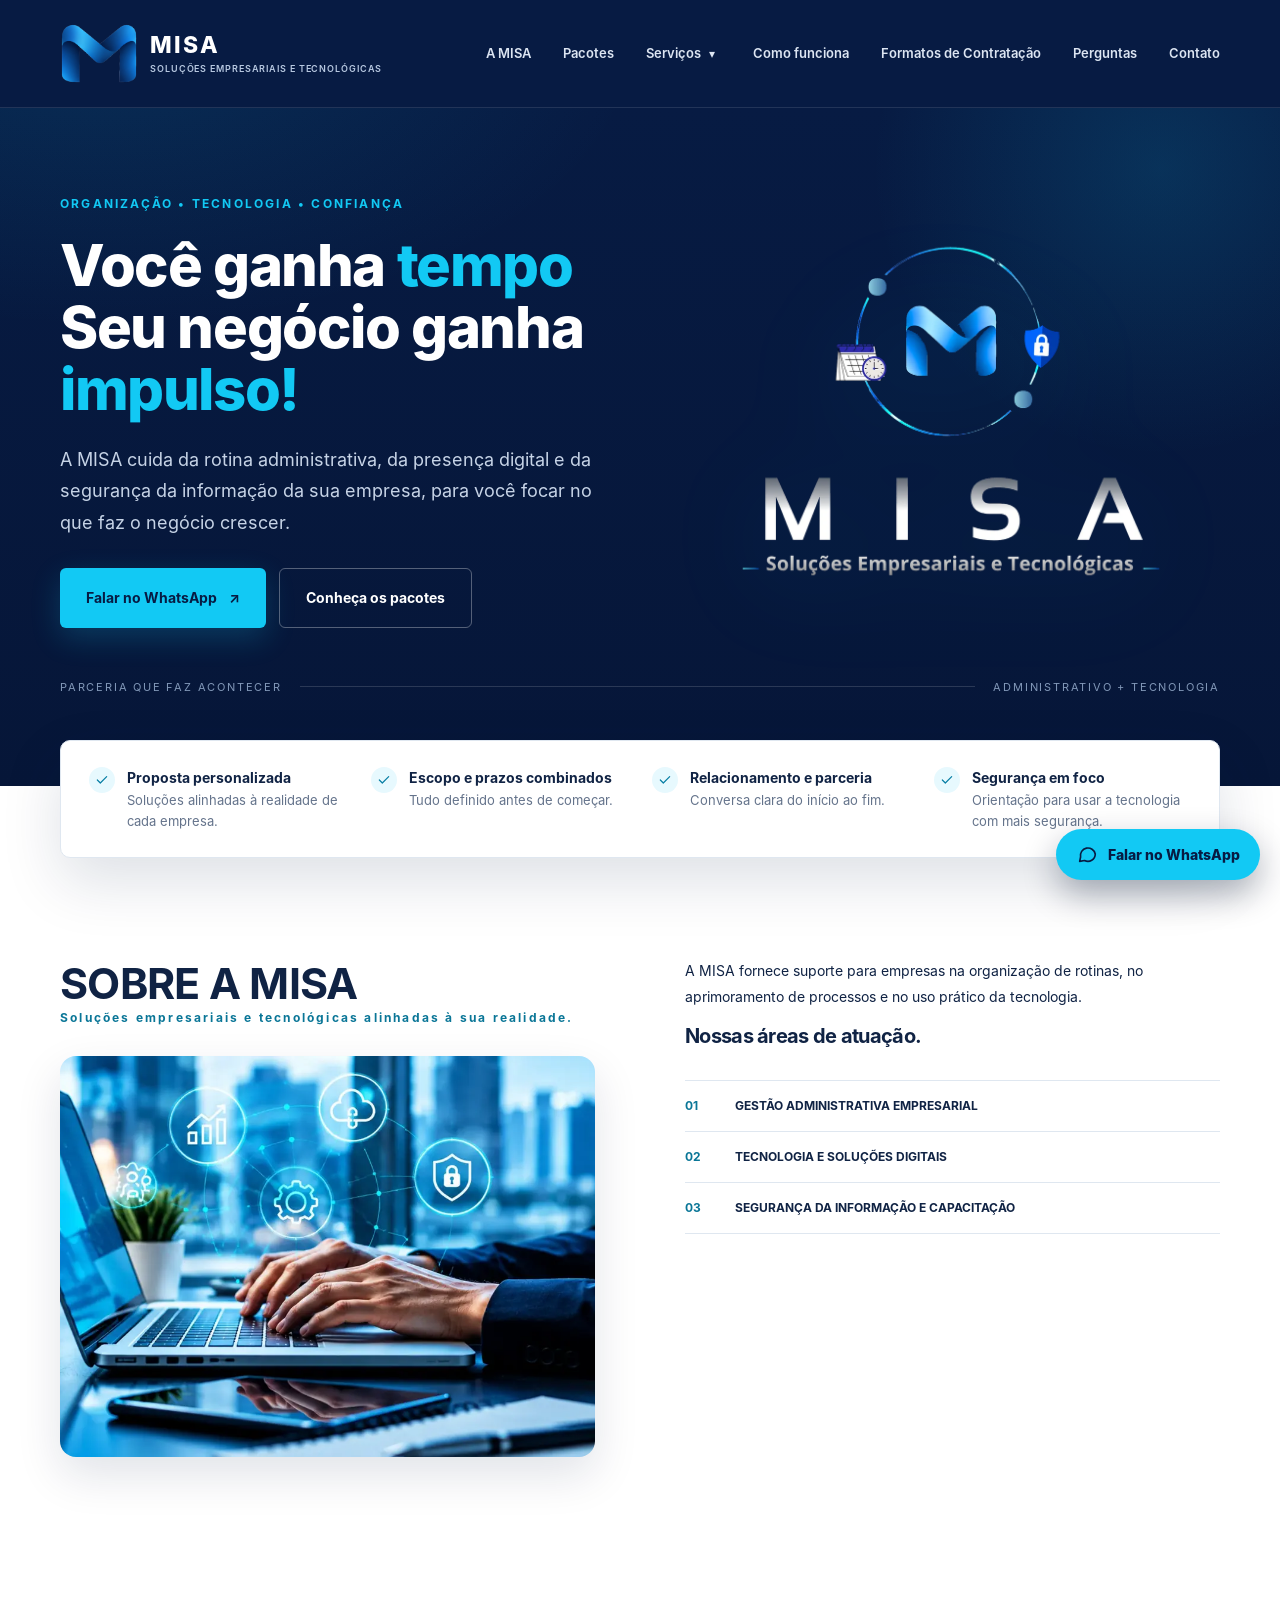
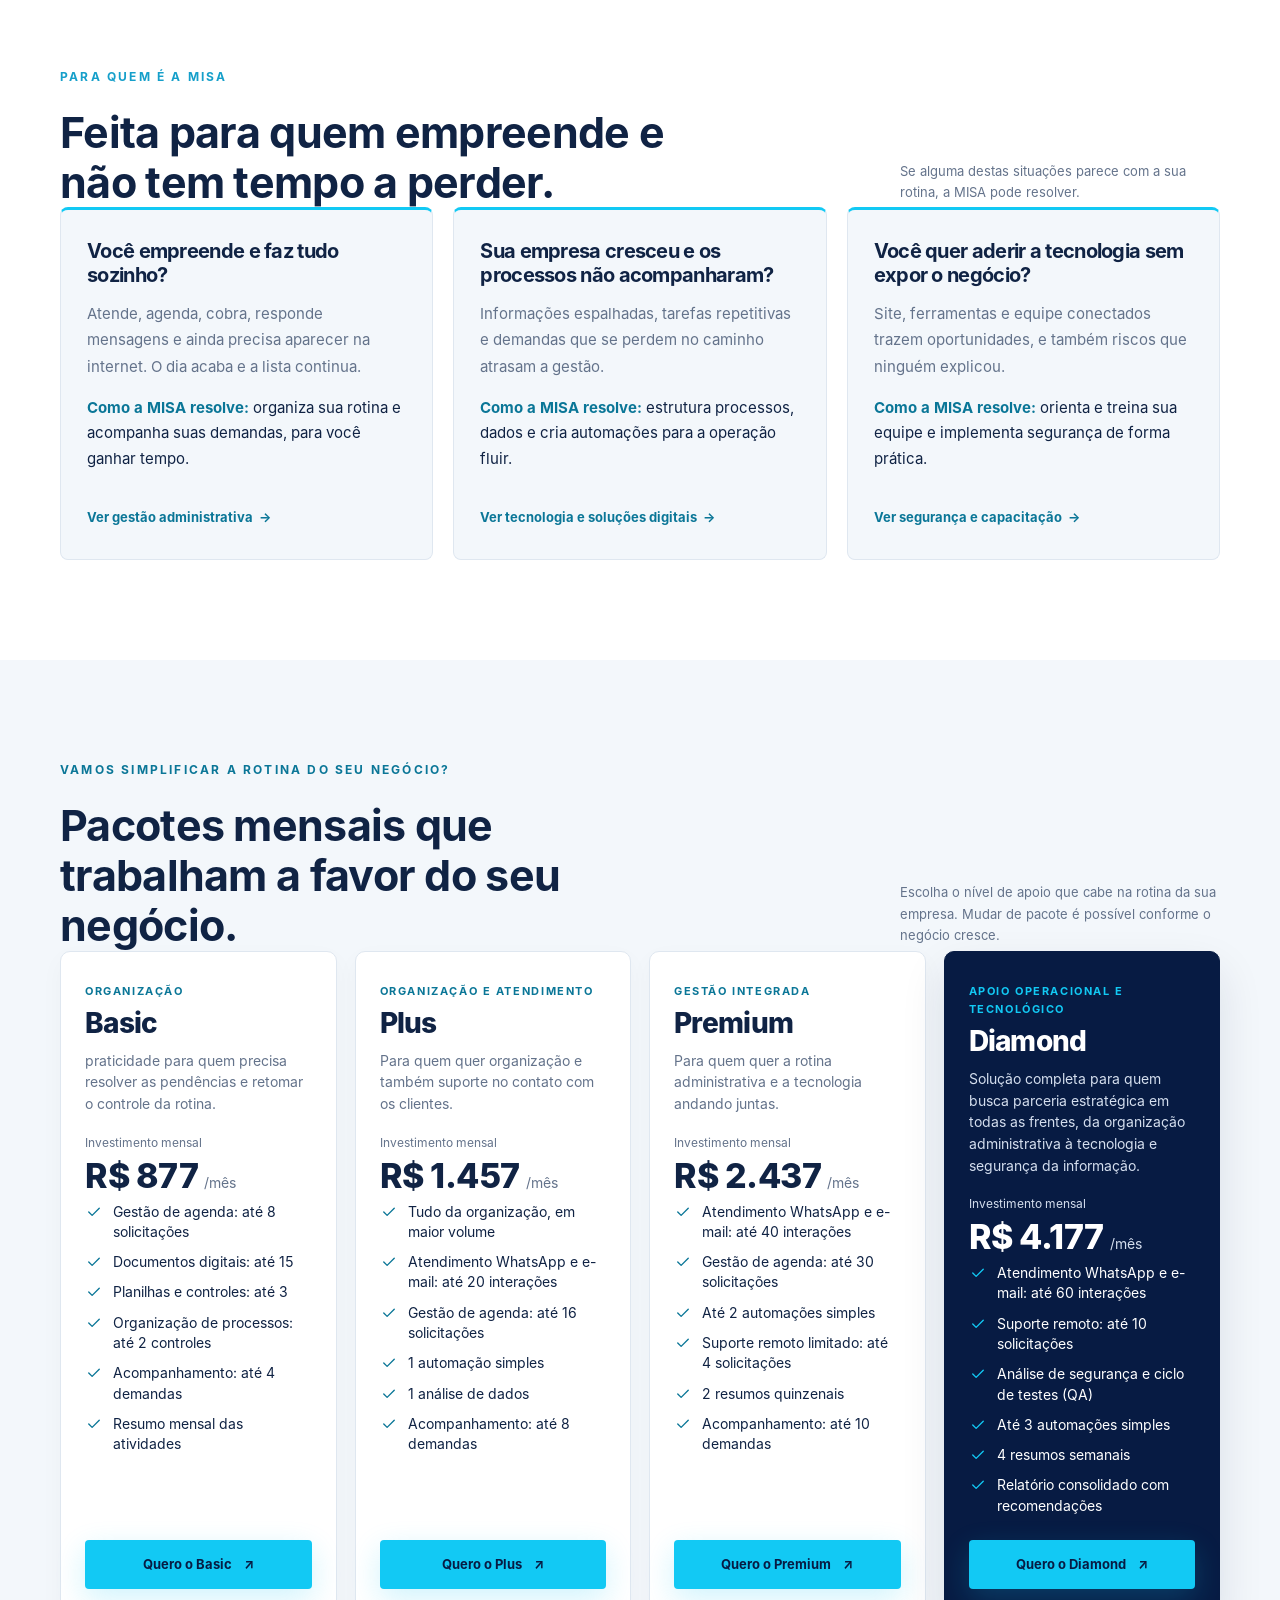
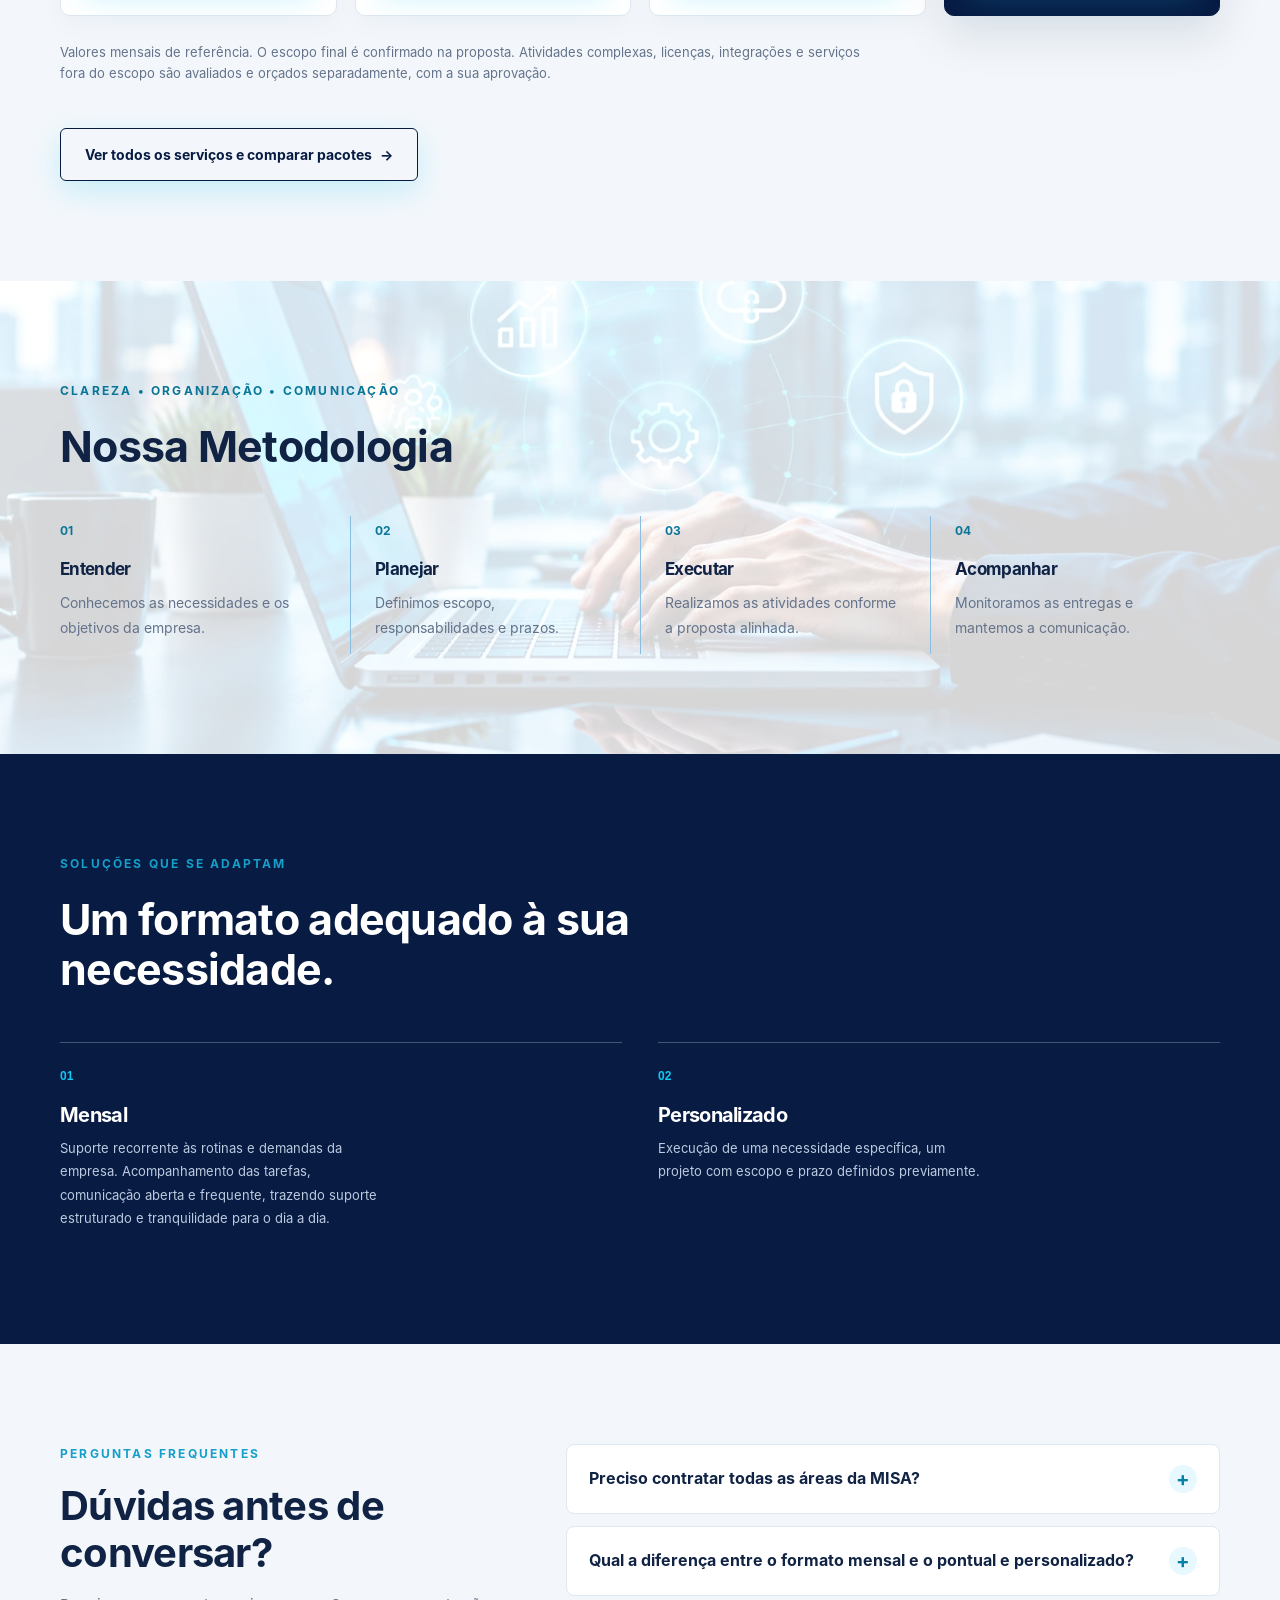
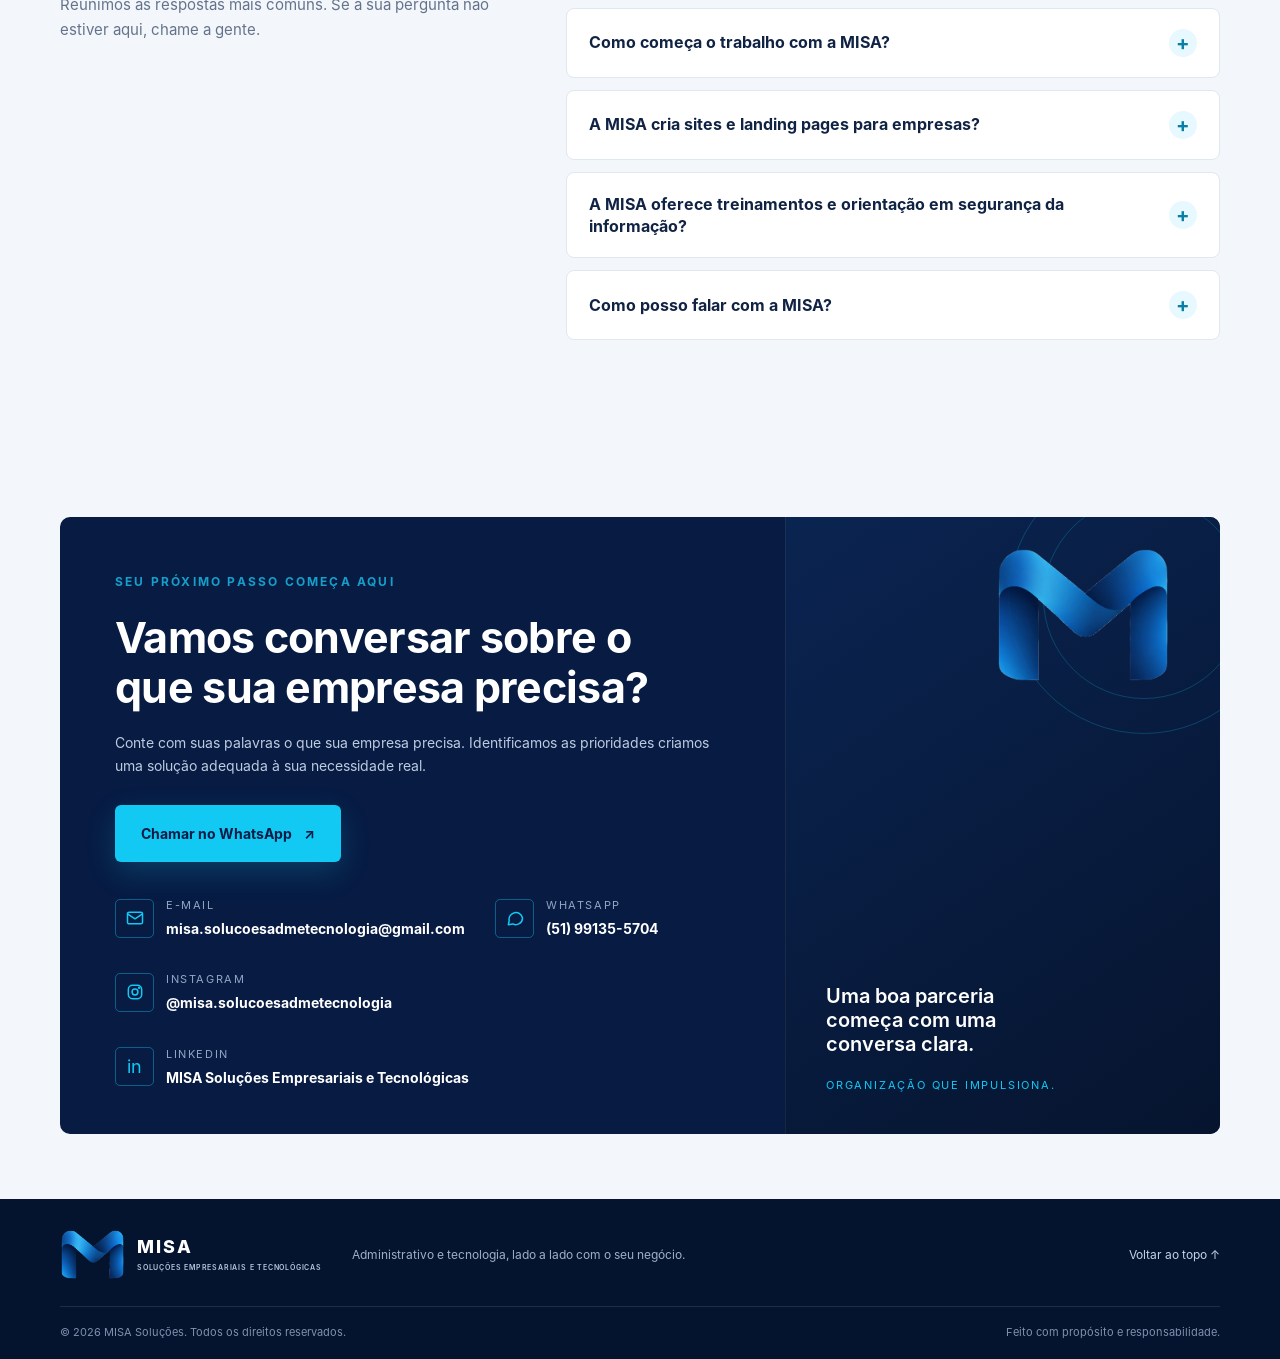
<file: index.html>
<!doctype html>
<html lang="pt-br">
<head>
  <meta charset="utf-8">
  <meta name="google" content="notranslate">
  <meta name="viewport" content="width=device-width, initial-scale=1">
  <meta name="theme-color" content="#071B43">
  <title>MISA | Soluções Empresariais e Tecnológicas</title>
  <meta name="description" content="A MISA cuida da gestão administrativa, da tecnologia e da segurança da informação da sua empresa. Proposta personalizada. Fale no WhatsApp.">
  <meta name="robots" content="index, follow, max-image-preview:large">
  <meta name="referrer" content="strict-origin-when-cross-origin">
  <meta property="og:type" content="website">
  <meta property="og:locale" content="pt_br">
  <meta property="og:site_name" content="MISA Soluções">
  <meta property="og:title" content="MISA Soluções | Gestão, Tecnologia e Segurança para Empresas">
  <meta property="og:description" content="A MISA cuida da gestão administrativa, da tecnologia e da segurança da informação da sua empresa. Proposta personalizada. Fale no WhatsApp.">
  <meta name="twitter:card" content="summary">
  <!-- CSP inicial para pré-visualização local; configure os mesmos controles (incluindo frame-ancestors) como cabeçalhos HTTP na hospedagem. -->
  <meta http-equiv="Content-Security-Policy" content="default-src 'self'; base-uri 'self'; object-src 'none'; form-action 'none'; upgrade-insecure-requests; img-src 'self'; style-src 'self'; script-src 'self'; connect-src 'self';">
  <link rel="icon" type="image/png" href="img/M-cortado.png">
  <link rel="preload" href="fonts/inter-400.woff2" as="font" type="font/woff2" crossorigin>
  <link rel="preload" href="fonts/inter-800.woff2" as="font" type="font/woff2" crossorigin>
  <link rel="stylesheet" href="styles.css">
  <script src="script.js" defer></script>
  <script type="application/ld+json">
{
  "@context": "https://schema.org",
  "@type": "ProfessionalService",
  "name": "MISA Soluções Empresariais e Tecnológicas",
  "alternateName": "MISA Soluções",
  "description": "Gestão administrativa empresarial, tecnologia e soluções digitais, segurança da informação e capacitação para empresas.",
  "email": "misa.solucoesadmetecnologia@gmail.com",
  "telephone": "+5551991355704",
  "availableLanguage": "pt-br",
  "sameAs": [
    "https://www.instagram.com/misa.solucoesadmetecnologia/",
    "https://www.linkedin.com/in/misa-solu%C3%A7%C3%B5es-empresariais-e-tecnol%C3%B3gicas"
  ],
  "hasOfferCatalog": {
    "@type": "OfferCatalog",
    "name": "Pacotes mensais da MISA",
    "itemListElement": [
      {
        "@type": "Offer",
        "identifier": "basic",
        "name": "Pacote Basic - Organização",
        "description": "praticidade para quem precisa resolver as pendências e retomar o controle da rotina.",
        "itemOffered": {
          "@type": "Service",
          "name": "Pacote Basic",
          "description": "Gestão de agenda: até 8 solicitações; Documentos digitais: até 15; Planilhas e controles: até 3; Organização de processos: até 2 controles; Acompanhamento: até 4 demandas; Resumo mensal das atividades"
        }
      },
      {
        "@type": "Offer",
        "identifier": "plus",
        "name": "Pacote Plus - Organização e atendimento",
        "description": "Para quem quer organização e também suporte no contato com os clientes.",
        "itemOffered": {
          "@type": "Service",
          "name": "Pacote Plus",
          "description": "Tudo da organização, em maior volume; Atendimento WhatsApp e e-mail: até 20 interações; Gestão de agenda: até 16 solicitações; 1 automação simples; 1 análise de dados; Acompanhamento: até 8 demandas"
        }
      },
      {
        "@type": "Offer",
        "identifier": "premium",
        "name": "Pacote Premium - Gestão integrada",
        "description": "Para quem quer a rotina administrativa e a tecnologia andando juntas.",
        "itemOffered": {
          "@type": "Service",
          "name": "Pacote Premium",
          "description": "Atendimento WhatsApp e e-mail: até 40 interações; Gestão de agenda: até 30 solicitações; Até 2 automações simples; Suporte remoto limitado: até 4 solicitações; 2 resumos quinzenais; Acompanhamento: até 10 demandas"
        }
      },
      {
        "@type": "Offer",
        "identifier": "diamond",
        "name": "Pacote Diamond - Apoio operacional e tecnológico",
        "description": "Solução completa para quem busca parceria estratégica em todas as frentes, da organização administrativa à tecnologia e segurança da informação.",
        "itemOffered": {
          "@type": "Service",
          "name": "Pacote Diamond",
          "description": "Atendimento WhatsApp e e-mail: até 60 interações; Suporte remoto: até 10 solicitações; Análise de segurança e ciclo de testes (QA); Até 3 automações simples; 4 resumos semanais; Relatório consolidado com recomendações"
        }
      }
    ]
  }
}
  </script>
  <script type="application/ld+json">
{
  "@context": "https://schema.org",
  "@type": "FAQPage",
  "mainEntity": [
    {
      "@type": "Question",
      "name": "Preciso contratar todas as áreas da MISA?",
      "acceptedAnswer": {
        "@type": "Answer",
        "text": "Não. Você contrata o que faz sentido para o momento da sua empresa: gestão administrativa e tecnologia. Cada serviço é combinado conforme a sua necessidade e o escopo definido."
      }
    },
    {
      "@type": "Question",
      "name": "Qual a diferença entre o formato mensal e o pontual e personalizado?",
      "acceptedAnswer": {
        "@type": "Answer",
        "text": "O formato mensal é um suporte recorrente às rotinas e demandas da empresa, com acompanhamento das tarefas e comunicação aberta e frequente. O formato pontual e personalizado atende uma necessidade específica ou um projeto, com escopo e prazo definidos previamente."
      }
    },
    {
      "@type": "Question",
      "name": "Como começa o trabalho com a MISA?",
      "acceptedAnswer": {
        "@type": "Answer",
        "text": "Com uma conversa para entender os desafios e os objetivos da sua empresa. Em seguida definimos escopo, responsabilidades e prazos, realizamos as atividades conforme a proposta alinhada e acompanhamos as entregas."
      }
    },
    {
      "@type": "Question",
      "name": "A MISA cria sites e landing pages para empresas?",
      "acceptedAnswer": {
        "@type": "Answer",
        "text": "Sim. A criação de sites e landing pages faz parte da área de tecnologia e soluções digitais, junto com análise e gestão de dados, suporte a demandas tecnológicas e automação de tarefas."
      }
    },
    {
      "@type": "Question",
      "name": "A MISA oferece treinamentos e orientação em segurança da informação?",
      "acceptedAnswer": {
        "@type": "Answer",
        "text": "Sim. A área de segurança da informação e capacitação inclui treinamentos, orientação para o uso mais seguro da tecnologia, análise de cibersegurança e implementação de segurança."
      }
    },
    {
      "@type": "Question",
      "name": "Como posso falar com a MISA?",
      "acceptedAnswer": {
        "@type": "Answer",
        "text": "Pelo WhatsApp (51) 99135-5704, pelo e-mail misa.solucoesadmetecnologia@gmail.com, pelo Instagram @misa.solucoesadmetecnologia ou pelo LinkedIn. O caminho mais rápido é o WhatsApp."
      }
    }
  ]
}
  </script>
</head>
<body>
  <a class="skip-link" href="#conteudo">Pular para o conteúdo</a>
  <header class="site-header">
    <div class="container nav-wrap">
      <a class="brand" href="#inicio" aria-label="MISA Soluções - início">
        <img class="brand-symbol" src="img/M-cortado.png" alt="" width="891" height="702">
        <span class="brand-name">MISA <small>SOLUÇÕES EMPRESARIAIS E TECNOLÓGICAS</small></span>
      </a>
      <button class="menu-toggle" type="button" aria-expanded="false" aria-controls="nav-principal">
        <span class="sr-only">Abrir menu</span><span aria-hidden="true">☰</span>
      </button>
      <nav id="nav-principal" class="nav" aria-label="Navegação principal">
        <a href="#sobre">A MISA</a>
        <a href="#servicos">Pacotes</a>
        <div class="nav-item has-sub">
          <a href="servicos.html#servicos">Serviços</a>
          <button class="sub-toggle" type="button" aria-expanded="false" aria-controls="submenu-servicos"><span class="sr-only">Abrir submenu de serviços</span><span aria-hidden="true">▾</span></button>
          <ul class="submenu" id="submenu-servicos">
            <li><a href="servicos.html#servicos">Todos os serviços</a></li>
            <li><a href="servicos.html#gestao">Gestão administrativa</a></li>
            <li><a href="servicos.html#tecnologia">Tecnologia e soluções digitais</a></li>
            <li><a href="servicos.html#seguranca">Segurança e capacitação</a></li>
            <li><a href="servicos.html#pacotes">Comparar pacotes</a></li>
            <li><a href="servicos.html#avulsos">Serviços avulsos</a></li>
          </ul>
        </div>
        <a href="#processo">Como funciona</a>
        <a href="#formatos-de-contratacao">Formatos de Contratação</a>
        <a href="#perguntas">Perguntas</a>
        <a href="#contato">Contato</a>
      </nav>
    </div>
  </header>

  <main id="conteudo">
    <section class="hero section" id="inicio">
      <div class="hero-glow" aria-hidden="true"></div>
      <div class="container hero-grid">
        <div class="hero-copy">
          <p class="eyebrow">ORGANIZAÇÃO • TECNOLOGIA • CONFIANÇA</p>
          <h1>Você ganha <span>tempo</span><br>Seu negócio ganha <span>impulso!</span></h1>
          <p class="hero-lead">A MISA cuida da rotina administrativa, da presença digital e da segurança da informação da sua empresa, para você focar no que faz o negócio crescer.</p>
          <div class="hero-actions">
            <a class="button button-primary button-lg" href="https://wa.me/5551991355704?text=Ol%C3%A1%21%20Vim%20pelo%20site%20da%20MISA%20e%20gostaria%20de%20conversar%20sobre%20as%20necessidades%20da%20minha%20empresa." target="_blank" rel="noopener noreferrer">Falar no WhatsApp <span aria-hidden="true">↗</span> <span class="sr-only">(abre em nova aba)</span></a>
            <a class="button button-ghost button-lg" href="#servicos">Conheça os pacotes</a>
          </div>
        </div>
        <div class="hero-visual"><img class="hero-logo" src="img/logo-hero.webp" alt="MISA Soluções Empresariais e Tecnológicas" width="900" height="719" fetchpriority="high"></div>
      </div>
      <div class="container hero-footer"><span>PARCERIA QUE FAZ ACONTECER</span><span class="footer-rule"></span><span>ADMINISTRATIVO + TECNOLOGIA</span></div>
    </section>

    <div class="container">
      <ul class="trust-strip" aria-label="Diferenciais da MISA">
        <li><svg viewBox="0 0 24 24" fill="none" stroke="currentColor" stroke-width="1.8" stroke-linecap="round" stroke-linejoin="round" aria-hidden="true" focusable="false"><path d="M5 12l4.5 4.5L19 7"/></svg><span><b>Proposta personalizada</b>Soluções alinhadas à realidade de cada empresa.</span></li>
        <li><svg viewBox="0 0 24 24" fill="none" stroke="currentColor" stroke-width="1.8" stroke-linecap="round" stroke-linejoin="round" aria-hidden="true" focusable="false"><path d="M5 12l4.5 4.5L19 7"/></svg><span><b>Escopo e prazos combinados</b>Tudo definido antes de começar.</span></li>
        <li><svg viewBox="0 0 24 24" fill="none" stroke="currentColor" stroke-width="1.8" stroke-linecap="round" stroke-linejoin="round" aria-hidden="true" focusable="false"><path d="M5 12l4.5 4.5L19 7"/></svg><span><b>Relacionamento e parceria</b>Conversa clara do início ao fim.</span></li>
        <li><svg viewBox="0 0 24 24" fill="none" stroke="currentColor" stroke-width="1.8" stroke-linecap="round" stroke-linejoin="round" aria-hidden="true" focusable="false"><path d="M5 12l4.5 4.5L19 7"/></svg><span><b>Segurança em foco</b>Orientação para usar a tecnologia com mais segurança.</span></li>
      </ul>
    </div>

    <section class="section about" id="sobre">
      <div class="container two-col">
        <div>
          <h2>SOBRE A MISA</h2>
          <p class="eyebrow">Soluções empresariais e tecnológicas alinhadas à sua realidade.</p>
          <div class="about-visual" aria-hidden="true"></div>
        </div>
        <div class="about-text">
          <p>A MISA fornece suporte para empresas na organização de rotinas, no aprimoramento de processos e no uso prático da tecnologia.</p>
          <h3 class="about-service-heading">Nossas áreas de atuação.</h3>
          <div class="value-list">
            <div class="about-service"><span>01</span><b>GESTÃO ADMINISTRATIVA EMPRESARIAL</b></div>
            <div class="about-service"><span>02</span><b>TECNOLOGIA E SOLUÇÕES DIGITAIS</b></div>
            <div class="about-service"><span>03</span><b>SEGURANÇA DA INFORMAÇÃO E CAPACITAÇÃO</b></div>
          </div>
        </div>
      </div>
    </section>

    <section class="section personas" id="para-quem">
      <div class="container">
        <div class="section-heading"><div><p class="eyebrow">PARA QUEM É A MISA</p><h2>Feita para quem empreende e não tem tempo a perder.</h2></div><p>Se alguma destas situações parece com a sua rotina, a MISA pode resolver.</p></div>
        <div class="persona-grid">
          <article class="persona-card">
            <h3>Você empreende e faz tudo sozinho?</h3>
            <p class="persona-pain">Atende, agenda, cobra, responde mensagens e ainda precisa aparecer na internet. O dia acaba e a lista continua.</p>
            <p class="persona-help"><b>Como a MISA resolve:</b> organiza sua rotina e acompanha suas demandas, para você ganhar tempo.</p>
            <a class="card-link" href="servicos.html#gestao">Ver gestão administrativa <span aria-hidden="true">→</span></a>
          </article>
          <article class="persona-card">
            <h3>Sua empresa cresceu e os processos não acompanharam?</h3>
            <p class="persona-pain">Informações espalhadas, tarefas repetitivas e demandas que se perdem no caminho atrasam a gestão.</p>
            <p class="persona-help"><b>Como a MISA resolve:</b> estrutura processos, dados e cria automações para a operação fluir.</p>
            <a class="card-link" href="servicos.html#tecnologia">Ver tecnologia e soluções digitais <span aria-hidden="true">→</span></a>
          </article>
          <article class="persona-card">
            <h3>Você quer aderir a tecnologia sem expor o negócio?</h3>
            <p class="persona-pain">Site, ferramentas e equipe conectados trazem oportunidades, e também riscos que ninguém explicou.</p>
            <p class="persona-help"><b>Como a MISA resolve:</b> orienta e treina sua equipe e implementa segurança de forma prática.</p>
            <a class="card-link" href="servicos.html#seguranca">Ver segurança e capacitação <span aria-hidden="true">→</span></a>
          </article>
        </div>
      </div>
    </section>

    <section class="section services" id="servicos">
      <div class="container">
        <div class="section-heading">
          <div><p class="eyebrow">VAMOS SIMPLIFICAR A ROTINA DO SEU NEGÓCIO?</p>
<h2>Pacotes mensais que trabalham a favor do seu negócio.</h2></div>
          <p>Escolha o nível de apoio que cabe na rotina da sua empresa. Mudar de pacote é possível conforme o negócio cresce.</p>
        </div>
        <div class="plan-grid">
          <article class="plan-card" id="pacote-basic">
            <p class="plan-tag">Organização</p>
            <h3>Basic</h3>
            <p class="plan-pitch">praticidade para quem precisa resolver as pendências e retomar o controle da rotina.</p>
            <p class="plan-price"><span class="plan-from">Investimento mensal</span><b data-preco="pacotes.basic">Consulte</b><small>/mês</small></p>
            <ul class="plan-list"><li><svg viewBox="0 0 24 24" fill="none" stroke="currentColor" stroke-width="1.8" stroke-linecap="round" stroke-linejoin="round" aria-hidden="true" focusable="false"><path d="M5 12l4.5 4.5L19 7"/></svg><span>Gestão de agenda: até 8 solicitações</span></li><li><svg viewBox="0 0 24 24" fill="none" stroke="currentColor" stroke-width="1.8" stroke-linecap="round" stroke-linejoin="round" aria-hidden="true" focusable="false"><path d="M5 12l4.5 4.5L19 7"/></svg><span>Documentos digitais: até 15</span></li><li><svg viewBox="0 0 24 24" fill="none" stroke="currentColor" stroke-width="1.8" stroke-linecap="round" stroke-linejoin="round" aria-hidden="true" focusable="false"><path d="M5 12l4.5 4.5L19 7"/></svg><span>Planilhas e controles: até 3</span></li><li><svg viewBox="0 0 24 24" fill="none" stroke="currentColor" stroke-width="1.8" stroke-linecap="round" stroke-linejoin="round" aria-hidden="true" focusable="false"><path d="M5 12l4.5 4.5L19 7"/></svg><span>Organização de processos: até 2 controles</span></li><li><svg viewBox="0 0 24 24" fill="none" stroke="currentColor" stroke-width="1.8" stroke-linecap="round" stroke-linejoin="round" aria-hidden="true" focusable="false"><path d="M5 12l4.5 4.5L19 7"/></svg><span>Acompanhamento: até 4 demandas</span></li><li><svg viewBox="0 0 24 24" fill="none" stroke="currentColor" stroke-width="1.8" stroke-linecap="round" stroke-linejoin="round" aria-hidden="true" focusable="false"><path d="M5 12l4.5 4.5L19 7"/></svg><span>Resumo mensal das atividades</span></li></ul>
            <a class="button button-primary plan-cta" href="https://wa.me/5551991355704?text=Ol%C3%A1%21%20Vim%20pelo%20site%20da%20MISA%20e%20quero%20saber%20mais%20sobre%20o%20pacote%20Basic." target="_blank" rel="noopener noreferrer">Quero o Basic <span aria-hidden="true">↗</span><span class="sr-only"> (abre em nova aba)</span></a>
          </article>
          <article class="plan-card" id="pacote-plus">
            <p class="plan-tag">Organização e atendimento</p>
            <h3>Plus</h3>
            <p class="plan-pitch">Para quem quer organização e também suporte no contato com os clientes.</p>
            <p class="plan-price"><span class="plan-from">Investimento mensal</span><b data-preco="pacotes.plus">Consulte</b><small>/mês</small></p>
            <ul class="plan-list"><li><svg viewBox="0 0 24 24" fill="none" stroke="currentColor" stroke-width="1.8" stroke-linecap="round" stroke-linejoin="round" aria-hidden="true" focusable="false"><path d="M5 12l4.5 4.5L19 7"/></svg><span>Tudo da organização, em maior volume</span></li><li><svg viewBox="0 0 24 24" fill="none" stroke="currentColor" stroke-width="1.8" stroke-linecap="round" stroke-linejoin="round" aria-hidden="true" focusable="false"><path d="M5 12l4.5 4.5L19 7"/></svg><span>Atendimento WhatsApp e e-mail: até 20 interações</span></li><li><svg viewBox="0 0 24 24" fill="none" stroke="currentColor" stroke-width="1.8" stroke-linecap="round" stroke-linejoin="round" aria-hidden="true" focusable="false"><path d="M5 12l4.5 4.5L19 7"/></svg><span>Gestão de agenda: até 16 solicitações</span></li><li><svg viewBox="0 0 24 24" fill="none" stroke="currentColor" stroke-width="1.8" stroke-linecap="round" stroke-linejoin="round" aria-hidden="true" focusable="false"><path d="M5 12l4.5 4.5L19 7"/></svg><span>1 automação simples</span></li><li><svg viewBox="0 0 24 24" fill="none" stroke="currentColor" stroke-width="1.8" stroke-linecap="round" stroke-linejoin="round" aria-hidden="true" focusable="false"><path d="M5 12l4.5 4.5L19 7"/></svg><span>1 análise de dados</span></li><li><svg viewBox="0 0 24 24" fill="none" stroke="currentColor" stroke-width="1.8" stroke-linecap="round" stroke-linejoin="round" aria-hidden="true" focusable="false"><path d="M5 12l4.5 4.5L19 7"/></svg><span>Acompanhamento: até 8 demandas</span></li></ul>
            <a class="button button-primary plan-cta" href="https://wa.me/5551991355704?text=Ol%C3%A1%21%20Vim%20pelo%20site%20da%20MISA%20e%20quero%20saber%20mais%20sobre%20o%20pacote%20Plus." target="_blank" rel="noopener noreferrer">Quero o Plus <span aria-hidden="true">↗</span><span class="sr-only"> (abre em nova aba)</span></a>
          </article>
          <article class="plan-card" id="pacote-premium">
            <p class="plan-tag">Gestão integrada</p>
            <h3>Premium</h3>
            <p class="plan-pitch">Para quem quer a rotina administrativa e a tecnologia andando juntas.</p>
            <p class="plan-price"><span class="plan-from">Investimento mensal</span><b data-preco="pacotes.premium">Consulte</b><small>/mês</small></p>
            <ul class="plan-list"><li><svg viewBox="0 0 24 24" fill="none" stroke="currentColor" stroke-width="1.8" stroke-linecap="round" stroke-linejoin="round" aria-hidden="true" focusable="false"><path d="M5 12l4.5 4.5L19 7"/></svg><span>Atendimento WhatsApp e e-mail: até 40 interações</span></li><li><svg viewBox="0 0 24 24" fill="none" stroke="currentColor" stroke-width="1.8" stroke-linecap="round" stroke-linejoin="round" aria-hidden="true" focusable="false"><path d="M5 12l4.5 4.5L19 7"/></svg><span>Gestão de agenda: até 30 solicitações</span></li><li><svg viewBox="0 0 24 24" fill="none" stroke="currentColor" stroke-width="1.8" stroke-linecap="round" stroke-linejoin="round" aria-hidden="true" focusable="false"><path d="M5 12l4.5 4.5L19 7"/></svg><span>Até 2 automações simples</span></li><li><svg viewBox="0 0 24 24" fill="none" stroke="currentColor" stroke-width="1.8" stroke-linecap="round" stroke-linejoin="round" aria-hidden="true" focusable="false"><path d="M5 12l4.5 4.5L19 7"/></svg><span>Suporte remoto limitado: até 4 solicitações</span></li><li><svg viewBox="0 0 24 24" fill="none" stroke="currentColor" stroke-width="1.8" stroke-linecap="round" stroke-linejoin="round" aria-hidden="true" focusable="false"><path d="M5 12l4.5 4.5L19 7"/></svg><span>2 resumos quinzenais</span></li><li><svg viewBox="0 0 24 24" fill="none" stroke="currentColor" stroke-width="1.8" stroke-linecap="round" stroke-linejoin="round" aria-hidden="true" focusable="false"><path d="M5 12l4.5 4.5L19 7"/></svg><span>Acompanhamento: até 10 demandas</span></li></ul>
            <a class="button button-primary plan-cta" href="https://wa.me/5551991355704?text=Ol%C3%A1%21%20Vim%20pelo%20site%20da%20MISA%20e%20quero%20saber%20mais%20sobre%20o%20pacote%20Premium." target="_blank" rel="noopener noreferrer">Quero o Premium <span aria-hidden="true">↗</span><span class="sr-only"> (abre em nova aba)</span></a>
          </article>
          <article class="plan-card is-top" id="pacote-diamond">
            <p class="plan-tag">Apoio operacional e tecnológico</p>
            <h3>Diamond</h3>
            <p class="plan-pitch">Solução completa para quem busca parceria estratégica em todas as frentes, da organização administrativa à tecnologia e segurança da informação.</p>
            <p class="plan-price"><span class="plan-from">Investimento mensal</span><b data-preco="pacotes.diamond">Consulte</b><small>/mês</small></p>
            <ul class="plan-list"><li><svg viewBox="0 0 24 24" fill="none" stroke="currentColor" stroke-width="1.8" stroke-linecap="round" stroke-linejoin="round" aria-hidden="true" focusable="false"><path d="M5 12l4.5 4.5L19 7"/></svg><span>Atendimento WhatsApp e e-mail: até 60 interações</span></li><li><svg viewBox="0 0 24 24" fill="none" stroke="currentColor" stroke-width="1.8" stroke-linecap="round" stroke-linejoin="round" aria-hidden="true" focusable="false"><path d="M5 12l4.5 4.5L19 7"/></svg><span>Suporte remoto: até 10 solicitações</span></li><li><svg viewBox="0 0 24 24" fill="none" stroke="currentColor" stroke-width="1.8" stroke-linecap="round" stroke-linejoin="round" aria-hidden="true" focusable="false"><path d="M5 12l4.5 4.5L19 7"/></svg><span>Análise de segurança e ciclo de testes (QA)</span></li><li><svg viewBox="0 0 24 24" fill="none" stroke="currentColor" stroke-width="1.8" stroke-linecap="round" stroke-linejoin="round" aria-hidden="true" focusable="false"><path d="M5 12l4.5 4.5L19 7"/></svg><span>Até 3 automações simples</span></li><li><svg viewBox="0 0 24 24" fill="none" stroke="currentColor" stroke-width="1.8" stroke-linecap="round" stroke-linejoin="round" aria-hidden="true" focusable="false"><path d="M5 12l4.5 4.5L19 7"/></svg><span>4 resumos semanais</span></li><li><svg viewBox="0 0 24 24" fill="none" stroke="currentColor" stroke-width="1.8" stroke-linecap="round" stroke-linejoin="round" aria-hidden="true" focusable="false"><path d="M5 12l4.5 4.5L19 7"/></svg><span>Relatório consolidado com recomendações</span></li></ul>
            <a class="button button-primary plan-cta" href="https://wa.me/5551991355704?text=Ol%C3%A1%21%20Vim%20pelo%20site%20da%20MISA%20e%20quero%20saber%20mais%20sobre%20o%20pacote%20Diamond." target="_blank" rel="noopener noreferrer">Quero o Diamond <span aria-hidden="true">↗</span><span class="sr-only"> (abre em nova aba)</span></a>
          </article>
        </div>
        <p class="plan-note">Valores mensais de referência. O escopo final é confirmado na proposta. Atividades complexas, licenças, integrações e serviços fora do escopo são avaliados e orçados separadamente, com a sua aprovação.</p>
        <p class="section-cta"><a class="button button-ghost-dark button-lg" href="servicos.html">Ver todos os serviços e comparar pacotes <span aria-hidden="true">→</span></a></p>
      </div>
    </section>

    <section class="section process" id="processo">
      <div class="container">
        <p class="eyebrow">CLAREZA • ORGANIZAÇÃO • COMUNICAÇÃO</p><h2>Nossa Metodologia</h2>
        <div class="process-grid">
          <div class="process-step"><span>01</span><h3>Entender</h3><p>Conhecemos as necessidades e os objetivos da empresa.</p></div>
          <div class="process-step"><span>02</span><h3>Planejar</h3><p>Definimos escopo, responsabilidades e prazos.</p></div>
          <div class="process-step"><span>03</span><h3>Executar</h3><p>Realizamos as atividades conforme a proposta alinhada.</p></div>
          <div class="process-step"><span>04</span><h3>Acompanhar</h3><p>Monitoramos as entregas e mantemos a comunicação.</p></div>
        </div>
      </div>
    </section>

    <section class="section formats" id="formatos-de-contratacao">
      <div class="container">
        <div class="section-heading"><div><p class="eyebrow">SOLUÇÕES QUE SE ADAPTAM</p><h2>Um formato adequado à sua necessidade.</h2></div></div>
        <div class="format-grid">
          <article class="format-item"><span>01</span><h3>Mensal</h3><p>Suporte recorrente às rotinas e demandas da empresa. Acompanhamento das tarefas, comunicação aberta e frequente, trazendo suporte estruturado e tranquilidade para o dia a dia.</p></article>
          <article class="format-item"><span>02</span><h3>Personalizado</h3><p>Execução de uma necessidade específica, um projeto com escopo e prazo definidos previamente.</p></article>
        </div>
      </div>
    </section>

    <section class="section faq" id="perguntas">
      <div class="container faq-wrap">
        <div class="faq-intro"><p class="eyebrow">PERGUNTAS FREQUENTES</p><h2>Dúvidas antes de conversar?</h2><p>Reunimos as respostas mais comuns. Se a sua pergunta não estiver aqui, chame a gente.</p></div>
        <div class="faq-list">
          <details class="faq-item"><summary>Preciso contratar todas as áreas da MISA?</summary><p>Não. Você contrata o que faz sentido para o momento da sua empresa: gestão administrativa e tecnologia. Cada serviço é combinado conforme a sua necessidade e o escopo definido.</p></details>
          <details class="faq-item"><summary>Qual a diferença entre o formato mensal e o pontual e personalizado?</summary><p>O formato mensal é um suporte recorrente às rotinas e demandas da empresa, com acompanhamento das tarefas e comunicação aberta e frequente. O formato pontual e personalizado atende uma necessidade específica ou um projeto, com escopo e prazo definidos previamente.</p></details>
          <details class="faq-item"><summary>Como começa o trabalho com a MISA?</summary><p>Com uma conversa para entender os desafios e os objetivos da sua empresa. Em seguida definimos escopo, responsabilidades e prazos, realizamos as atividades conforme a proposta alinhada e acompanhamos as entregas.</p></details>
          <details class="faq-item"><summary>A MISA cria sites e landing pages para empresas?</summary><p>Sim. A criação de sites e landing pages faz parte da área de tecnologia e soluções digitais, junto com análise e gestão de dados, suporte a demandas tecnológicas e automação de tarefas. *serviços não inclusos no pacote serão orçados separadamente</p></details>
          <details class="faq-item"><summary>A MISA oferece treinamentos e orientação em segurança da informação?</summary><p>Sim. A área de segurança da informação e capacitação inclui treinamentos, orientação para o uso mais seguro da tecnologia, análise de cibersegurança e implementação de segurança.</p></details>
          <details class="faq-item"><summary>Como posso falar com a MISA?</summary><p>Pelo WhatsApp (51) 99135-5704, pelo e-mail misa.solucoesadmetecnologia@gmail.com, pelo Instagram @misa.solucoesadmetecnologia ou pelo LinkedIn. O caminho mais rápido é o WhatsApp.</p></details>
        </div>
      </div>
    </section>

    <section class="section contact" id="contato">
      <div class="container contact-panel">
        <div class="contact-copy"><p class="eyebrow">SEU PRÓXIMO PASSO COMEÇA AQUI</p><h2>Vamos conversar sobre o que sua empresa precisa?</h2><p>Conte com suas palavras o que sua empresa precisa. Identificamos as prioridades criamos uma solução adequada à sua necessidade real.</p>
          <p class="contact-main"><a class="button button-primary button-lg" href="https://wa.me/5551991355704?text=Ol%C3%A1%21%20Vim%20pelo%20site%20da%20MISA%20e%20gostaria%20de%20conversar%20sobre%20as%20necessidades%20da%20minha%20empresa." target="_blank" rel="noopener noreferrer">Chamar no WhatsApp <span aria-hidden="true">↗</span> <span class="sr-only">(abre em nova aba)</span></a></p>
          <div class="contact-details">
            <a class="contact-link" href="mailto:misa.solucoesadmetecnologia@gmail.com"><span class="contact-symbol" aria-hidden="true"><svg viewBox="0 0 24 24" fill="none" stroke="currentColor" stroke-width="1.8" stroke-linecap="round" stroke-linejoin="round" aria-hidden="true" focusable="false"><rect x="3" y="5" width="18" height="14" rx="2"/><path d="M3 7l9 6 9-6"/></svg></span><span><small>E-MAIL</small><b>misa.solucoesadmetecnologia@gmail.com</b></span></a>
            <a class="contact-link" href="https://wa.me/5551991355704?text=Ol%C3%A1%21%20Vim%20pelo%20site%20da%20MISA%20e%20gostaria%20de%20conversar%20sobre%20as%20necessidades%20da%20minha%20empresa." target="_blank" rel="noopener noreferrer"><span class="contact-symbol" aria-hidden="true"><svg viewBox="0 0 24 24" fill="none" stroke="currentColor" stroke-width="1.8" stroke-linecap="round" stroke-linejoin="round" aria-hidden="true" focusable="false"><path d="M21 12a8 8 0 0 1-11.7 7.1L4 20l1-4.7A8 8 0 1 1 21 12z"/></svg></span><span><small>WHATSAPP</small><b>(51) 99135-5704</b> <span class="sr-only">(abre em nova aba)</span></span></a>
            <a class="contact-link" href="https://www.instagram.com/misa.solucoesadmetecnologia/" target="_blank" rel="noopener noreferrer"><span class="contact-symbol" aria-hidden="true"><svg viewBox="0 0 24 24" fill="none" stroke="currentColor" stroke-width="1.8" stroke-linecap="round" stroke-linejoin="round" aria-hidden="true" focusable="false"><rect x="4" y="4" width="16" height="16" rx="5"/><circle cx="12" cy="12" r="3.5"/><circle cx="17" cy="7" r=".6" fill="currentColor"/></svg></span><span><small>INSTAGRAM</small><b>@misa.solucoesadmetecnologia</b> <span class="sr-only">(abre em nova aba)</span></span></a>
            <a class="contact-link" href="https://www.linkedin.com/in/misa-solu%C3%A7%C3%B5es-empresariais-e-tecnol%C3%B3gicas" target="_blank" rel="noopener noreferrer"><span class="contact-symbol" aria-hidden="true">in</span><span><small>LINKEDIN</small><b>MISA Soluções Empresariais e Tecnológicas</b> <span class="sr-only">(abre em nova aba)</span></span></a>
          </div>
        </div>
        <div class="contact-aside"><img class="aside-mark" src="img/M-cortado.png" alt="" width="891" height="702"><p>Uma boa parceria começa com uma conversa clara.</p><span>ORGANIZAÇÃO QUE IMPULSIONA.</span></div>
      </div>
    </section>
  </main>

  <a class="float-cta" href="https://wa.me/5551991355704?text=Ol%C3%A1%21%20Vim%20pelo%20site%20da%20MISA%20e%20gostaria%20de%20conversar%20sobre%20as%20necessidades%20da%20minha%20empresa." target="_blank" rel="noopener noreferrer"><svg viewBox="0 0 24 24" fill="none" stroke="currentColor" stroke-width="1.8" stroke-linecap="round" stroke-linejoin="round" aria-hidden="true" focusable="false"><path d="M21 12a8 8 0 0 1-11.7 7.1L4 20l1-4.7A8 8 0 1 1 21 12z"/></svg><span>Falar no WhatsApp</span> <span class="sr-only">(abre em nova aba)</span></a>

  <footer class="site-footer">
    <div class="container footer-top"><a class="brand brand-footer" href="#inicio" aria-label="MISA Soluções - voltar ao início"><img class="brand-symbol" src="img/M-cortado.png" alt="" width="891" height="702"><span class="brand-name">MISA <small>SOLUÇÕES EMPRESARIAIS E TECNOLÓGICAS</small></span></a><p>Administrativo e tecnologia, lado a lado com o seu negócio.</p><a href="#inicio" class="back-top">Voltar ao topo ↑</a></div>
    <div class="container footer-bottom"><span>© <span id="year">2026</span> MISA Soluções. Todos os direitos reservados.</span><span>Feito com propósito e responsabilidade.</span></div>
  </footer>
</body>
</html>
</file>
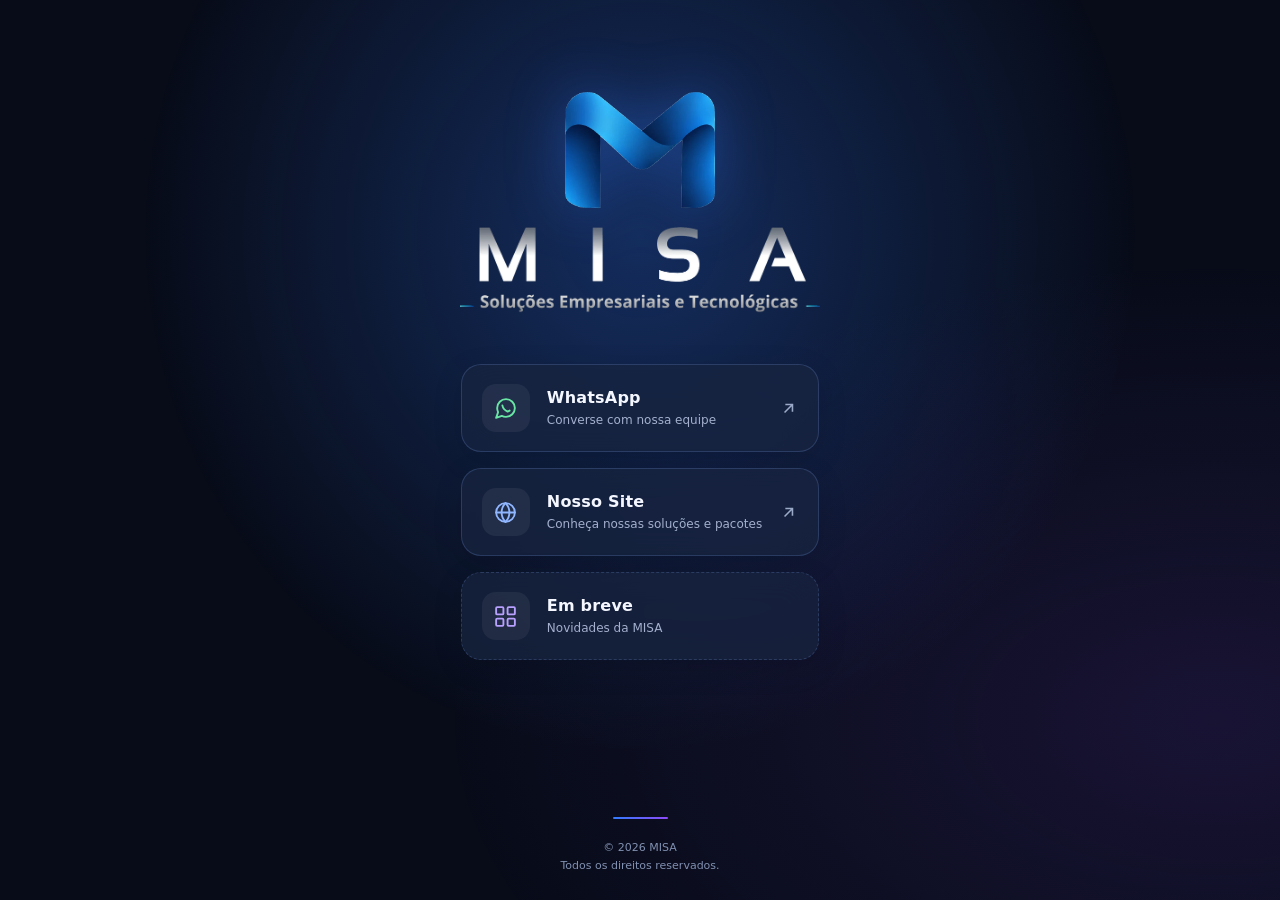
<file: redirect.html>
<!DOCTYPE html>
<html lang="pt-BR">
<head>
    <meta charset="UTF-8">
    <meta name="viewport" content="width=device-width, initial-scale=1">
    <meta http-equiv="Content-Security-Policy" content="default-src 'none'; base-uri 'none'; form-action 'none'; img-src 'self' data:; style-src 'sha256-QI76kCwQZFnuXYAAuxL/QbC4o0Ln4JPt740LjMaduXE='">
    <meta name="referrer" content="strict-origin-when-cross-origin">
    <meta name="theme-color" content="#080c19">
    <meta name="description" content="MISA - Soluções empresariais e tecnológicas para impulsionar seu negócio.">
    <meta property="og:type" content="website">
    <meta property="og:locale" content="pt_BR">
    <meta property="og:title" content="MISA | Soluções Empresariais e Tecnológicas">
    <meta property="og:description" content="Fale com a MISA no WhatsApp ou conheça nossas soluções.">
    <title>MISA | Soluções Empresariais e Tecnológicas</title>

    <style>
        :root {
            color-scheme: dark;
            --bg: #080c19;
            --surface: rgba(24, 37, 65, .72);
            --border: rgba(125, 160, 230, .22);
            --text: #f4f7ff;
            --muted: #a4b0ce;
            --blue: #327bff;
            --purple: #8e4bf8;
        }

        * {
            margin: 0;
            padding: 0;
            box-sizing: border-box;
        }

        html {
            scroll-behavior: smooth;
        }

        body {
            min-height: 100vh;
            min-height: 100dvh;
            background: var(--bg);
            color: var(--text);
            font-family: system-ui, -apple-system,
                         "Segoe UI", sans-serif;
            -webkit-text-size-adjust: 100%;
            overflow-x: hidden;
        }

        body::before {
            content: "";
            position: fixed;
            inset: 0;
            z-index: -1;
            pointer-events: none;
            background:
                radial-gradient(
                    ellipse at 50% 26%,
                    rgba(50, 123, 255, .30),
                    transparent 55%
                ),
                radial-gradient(
                    ellipse at 95% 80%,
                    rgba(142, 75, 248, .12),
                    transparent 45%
                );
        }

        .container {
            width: min(100%, 560px);
            min-height: 100vh;
            min-height: 100dvh;
            margin: 0 auto;
            padding: 30px 22px 24px;
            display: flex;
            flex-direction: column;
            align-items: center;
        }

        .profile {
            width: 100%;
            margin: 62px 0 42px;
            text-align: center;
            animation: fadeUp .7s ease both;
        }

        .avatar-ring {
            width: 124px;
            height: 124px;
            margin: 0 auto 24px;
            padding: 4px;
            border-radius: 50%;
            background: linear-gradient(
                135deg,
                var(--blue),
                var(--purple)
            );
            box-shadow:
                0 0 45px rgba(50,123,255,.22);
        }

        .avatar {
            width: 100%;
            height: 100%;
            border-radius: 50%;
            background: #101a32;
            display: flex;
            align-items: center;
            justify-content: center;
            overflow: hidden;
            font-size: 42px;
            font-weight: 800;
            letter-spacing: -2px;
            line-height: 1;
        }

        .subtitle {
            margin-top: 8px;
            color: var(--muted);
            font-size: 15px;
            line-height: 1.6;
        }

        .links {
            list-style: none;
            width: 100%;
            display: flex;
            flex-direction: column;
            gap: 16px;
        }

        .link-card {
            position: relative;
            display: flex;
            align-items: center;
            gap: 17px;
            min-height: 88px;
            padding: 18px 20px;
            border: 1px solid var(--border);
            border-radius: 20px;
            background: var(--surface);
            color: var(--text);
            text-decoration: none;
            backdrop-filter: blur(16px);
            -webkit-backdrop-filter: blur(16px);
            box-shadow: 0 8px 30px rgba(0,0,0,.12);
            transition:
                transform .25s ease,
                border-color .25s ease,
                background .25s ease,
                box-shadow .25s ease;
            animation: fadeUp .65s ease both;
        }

        .links li:nth-child(2) .link-card {
            animation-delay: .12s;
        }

        .links li:nth-child(3) .link-card {
            animation-delay: .24s;
        }

        @media (hover: hover) {
            .link-card:hover {
                transform: translateY(-4px);
                border-color: rgba(105,155,255,.65);
                background: rgba(35,55,92,.85);
                box-shadow: 0 12px 35px rgba(50,123,255,.13);
            }

            .link-card:hover .arrow {
                transform: translate(3px, -3px);
            }
        }

        .link-card:active {
            transform: scale(.985);
        }

        .link-card:focus-visible {
            outline: 3px solid #80acff;
            outline-offset: 4px;
        }

        .icon-box {
            width: 48px;
            height: 48px;
            flex-shrink: 0;
            display: flex;
            align-items: center;
            justify-content: center;
            border-radius: 14px;
            background: rgba(255,255,255,.06);
        }

        .icon-box svg {
            width: 25px;
            height: 25px;
            fill: none;
            stroke: currentColor;
            stroke-width: 1.8;
            stroke-linecap: round;
            stroke-linejoin: round;
        }

        .whatsapp .icon-box {
            color: #69e6a3;
        }

        .website .icon-box {
            color: #8fb6ff;
        }

        .extra .icon-box {
            color: #b8a0ff;
        }

        .link-card.is-soon {
            opacity: .75;
            border-style: dashed;
            cursor: default;
        }

        .sr-only {
            position: absolute;
            width: 1px;
            height: 1px;
            overflow: hidden;
            clip: rect(0 0 0 0);
            white-space: nowrap;
        }

        .link-content {
            flex: 1;
            min-width: 0;
        }

        .link-title {
            display: block;
            font-size: 16px;
            font-weight: 650;
            letter-spacing: .2px;
        }

        .link-description {
            display: block;
            margin-top: 5px;
            color: var(--muted);
            font-size: 12px;
            line-height: 1.4;
        }

        .arrow {
            width: 19px;
            height: 19px;
            flex-shrink: 0;
            color: #9baac9;
            transition: transform .25s ease;
        }

        footer {
            width: 100%;
            margin-top: auto;
            padding-top: 85px;
            text-align: center;
        }

        .footer-line {
            width: 55px;
            height: 2px;
            margin: 0 auto 20px;
            border-radius: 5px;
            background: linear-gradient(
                90deg,
                var(--blue),
                var(--purple)
            );
        }

        footer p {
            color: #8190b1;
            font-size: 11px;
            line-height: 1.7;
        }

        @keyframes fadeUp {
            from {
                opacity: 0;
                transform: translateY(20px);
            }
            to {
                opacity: 1;
                transform: translateY(0);
            }
        }

        @media (max-width: 480px) {
            .container {
                padding: 22px 18px 24px;
            }

            .profile {
                margin: 52px 0 38px;
            }

            .link-card {
                min-height: 82px;
                padding: 15px;
                gap: 13px;
            }

            .icon-box {
                width: 44px;
                height: 44px;
            }

            .link-title {
                font-size: 15px;
            }

            .link-description {
                font-size: 12px;
            }
        }

        @media (prefers-reduced-motion: reduce) {
            *,
            *::before,
            *::after {
                animation: none !important;
                transition: none !important;
                scroll-behavior: auto !important;
            }
        }

        .brand-logo {
            display: block;
            width: min(100%, 320px);
            height: auto;
            margin: 0 auto;
        }

        .brand-banner {
            display: block;
            width: 100%;
            height: auto;
            border-radius: 22px;
            border: 1px solid var(--border);
            box-shadow: 0 0 45px rgba(50,123,255,.18);
        }

        .brand-m {
            display: block;
            width: 150px;
            height: auto;
            margin: 0 auto 18px;
            filter: drop-shadow(0 0 28px rgba(50,123,255,.35));
        }

        .avatar.has-m {
            background: #eef4ff;
        }

        .avatar.has-m img {
            width: 66%;
            height: auto;
        }

        .brand-name {
            font-size: 40px;
            font-weight: 800;
            letter-spacing: 14px;
            padding-left: 14px;
            line-height: 1.1;
        }

        .brand-text {
            display: block;
            width: min(100%, 360px);
            height: auto;
            margin: 0 auto;
        }

        .profile .subtitle.tight {
            margin-top: 10px;
        }
    </style>
</head>

<body>
    <main class="container">

        <header class="profile">
            <img class="brand-m" src="img/m-simbolo.webp" width="500" height="388" alt="">
            <h1><img class="brand-text" src="img/logo-texto-misa.webp" width="800" height="213" alt="MISA - Soluções empresariais e tecnológicas"></h1>
        </header>

        <nav aria-label="Links da MISA">
            <ul class="links">

                <li>
                    <a class="link-card whatsapp"
                       href="https://wa.me/5551991355704?text=Ol%C3%A1%21%20Vim%20pelo%20Instagram%20da%20MISA%20e%20gostaria%20de%20conversar%20sobre%20as%20necessidades%20da%20minha%20empresa."
                       target="_blank"
                       rel="noopener noreferrer">
                        <span class="icon-box">
                            <svg viewBox="0 0 24 24" aria-hidden="true" focusable="false">
                                <path d="M21 11.5a8.5 8.5 0 0 1-8.5 8.5 9 9 0 0 1-4-.9L3 21l1.9-5.5a9 9 0 0 1-.9-4A8.5 8.5 0 0 1 12.5 3 8.5 8.5 0 0 1 21 11.5Z"/>
                                <path d="M9 9c.5 3 2 4.5 5 6l2-1"/>
                            </svg>
                        </span>
                        <span class="link-content">
                            <span class="link-title">WhatsApp</span>
                            <span class="link-description">Converse com nossa equipe</span>
                        </span>
                        <svg class="arrow" viewBox="0 0 24 24" fill="none" stroke="currentColor" stroke-width="2" aria-hidden="true" focusable="false">
                        <path d="M7 17 17 7M8 7h9v9"/>
                    </svg>
                        <span class="sr-only">(abre em nova aba)</span>
                    </a>
                </li>

                <li>
                    <a class="link-card website"
                       href="https://misa-solucoes.github.io/misa/"
                       target="_blank"
                       rel="noopener noreferrer">
                        <span class="icon-box">
                            <svg viewBox="0 0 24 24" aria-hidden="true" focusable="false">
                                <circle cx="12" cy="12" r="9"/>
                                <path d="M3 12h18"/>
                                <path d="M12 3c-5 5-5 13 0 18"/>
                                <path d="M12 3c5 5 5 13 0 18"/>
                            </svg>
                        </span>
                        <span class="link-content">
                            <span class="link-title">Nosso Site</span>
                            <span class="link-description">Conheça nossas soluções e pacotes</span>
                        </span>
                        <svg class="arrow" viewBox="0 0 24 24" fill="none" stroke="currentColor" stroke-width="2" aria-hidden="true" focusable="false">
                        <path d="M7 17 17 7M8 7h9v9"/>
                    </svg>
                        <span class="sr-only">(abre em nova aba)</span>
                    </a>
                </li>

                <li>
                    <div class="link-card extra is-soon">
                        <span class="icon-box">
                            <svg viewBox="0 0 24 24" aria-hidden="true" focusable="false">
                                <rect x="3" y="3" width="7" height="7" rx="1"/>
                                <rect x="14" y="3" width="7" height="7" rx="1"/>
                                <rect x="3" y="14" width="7" height="7" rx="1"/>
                                <rect x="14" y="14" width="7" height="7" rx="1"/>
                            </svg>
                        </span>
                        <span class="link-content">
                            <span class="link-title">Em breve</span>
                            <span class="link-description">Novidades da MISA</span>
                        </span>
                    </div>
                </li>

            </ul>
        </nav>

        <footer>
            <div class="footer-line"></div>
            <p>
                &copy; 2026 MISA<br>
                Todos os direitos reservados.
            </p>
        </footer>

    </main>
</body>
</html>
</file>
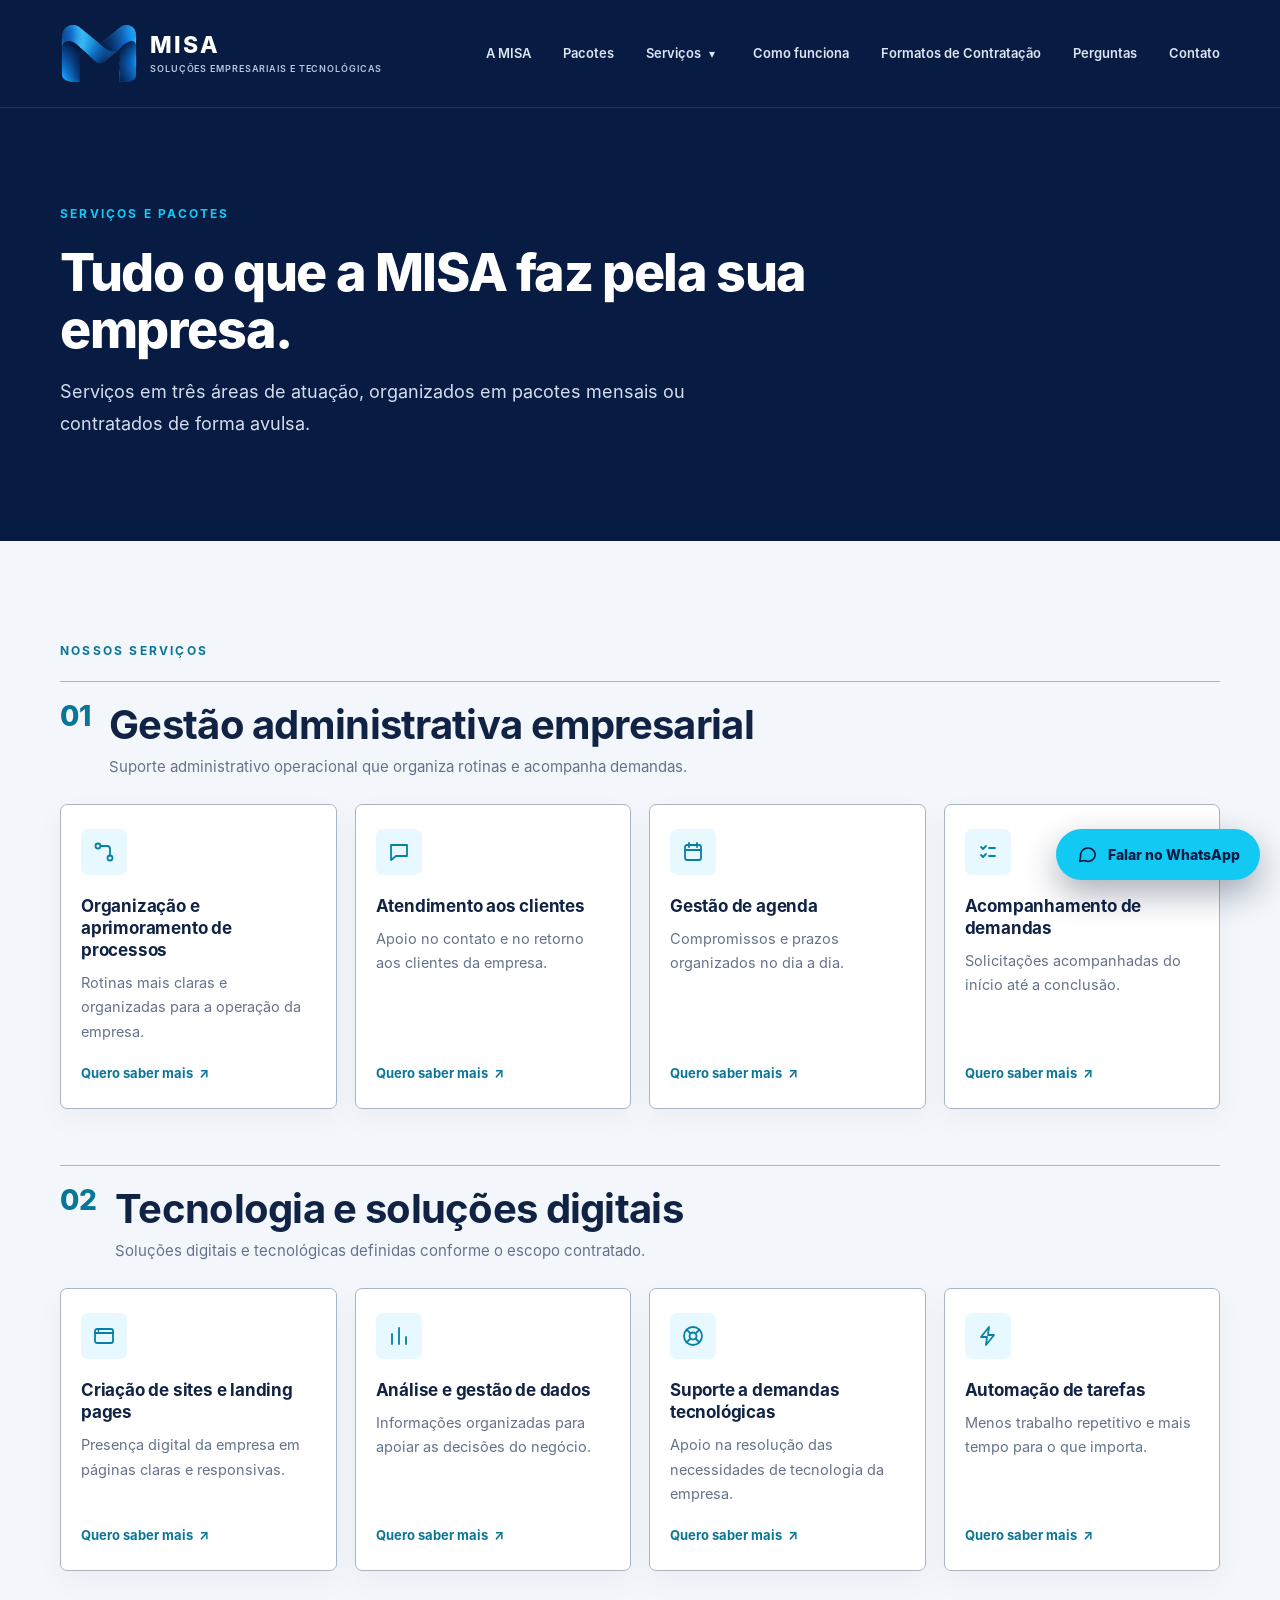
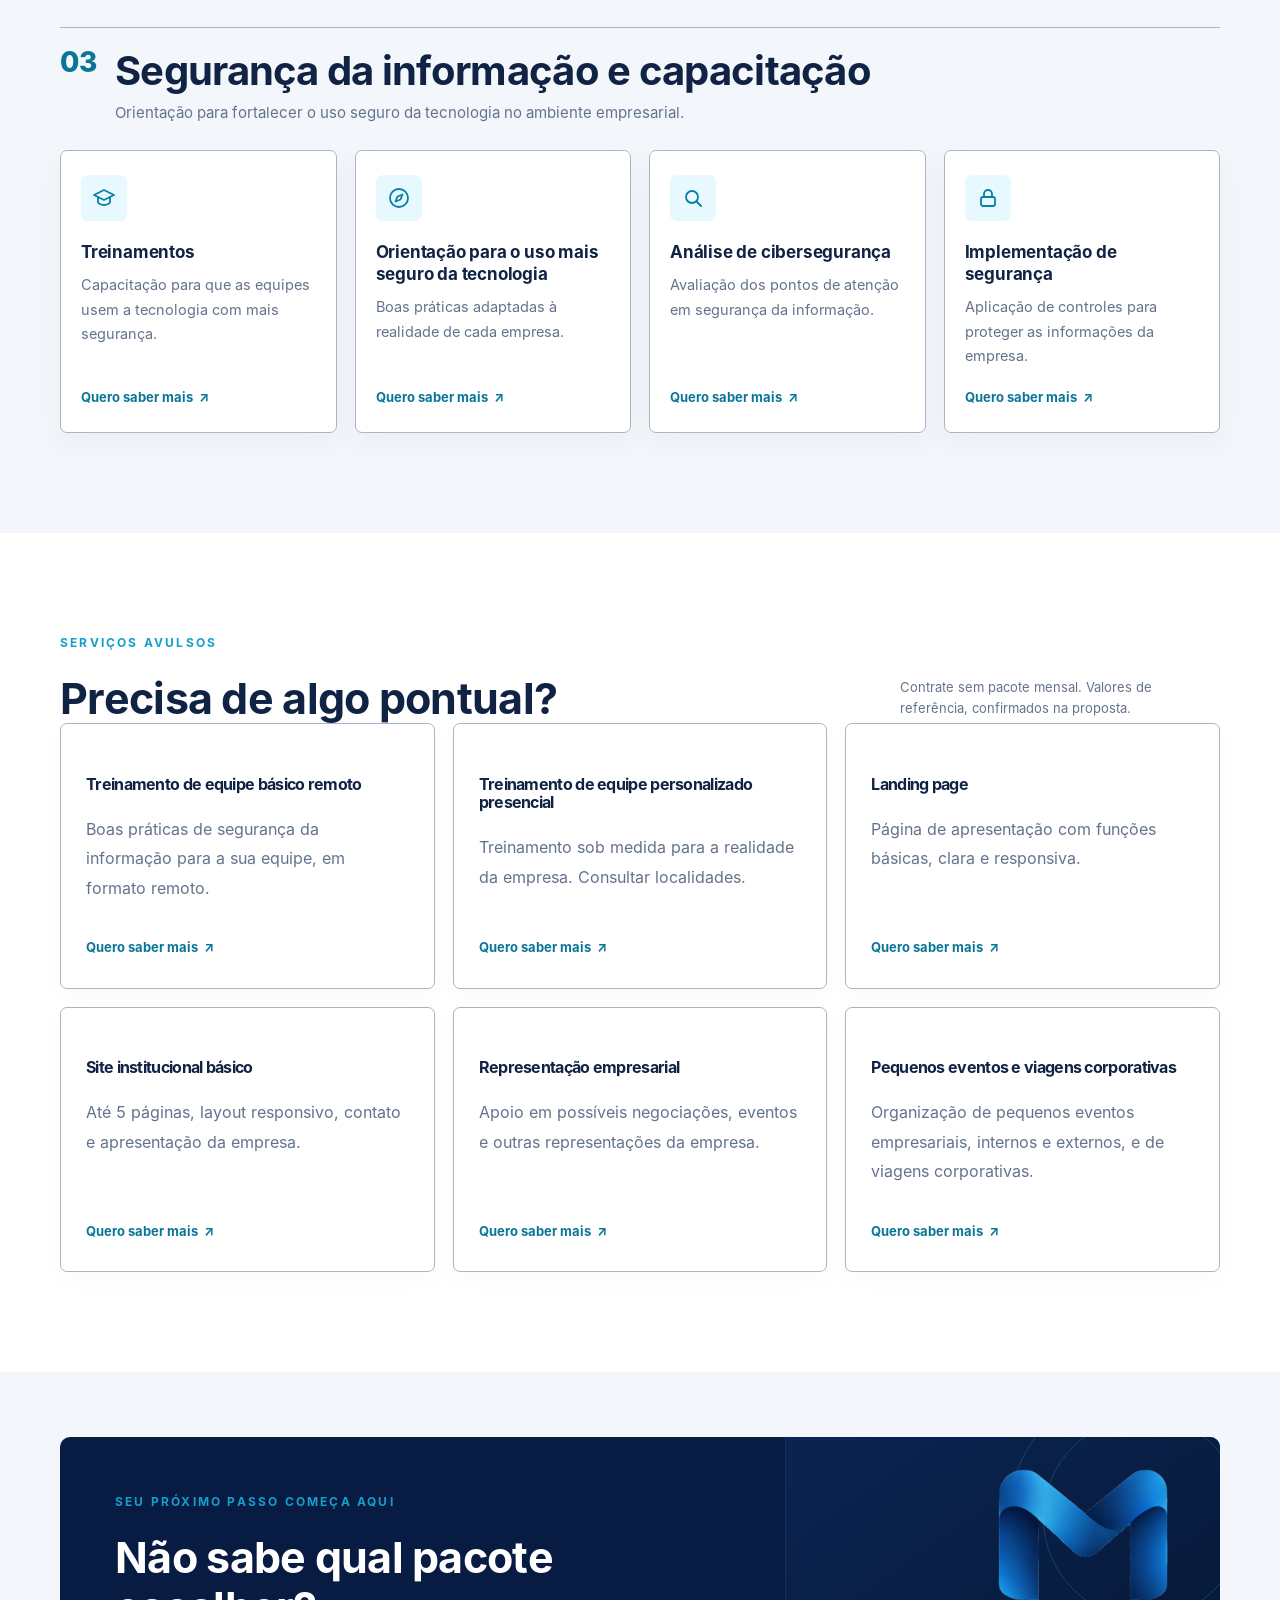
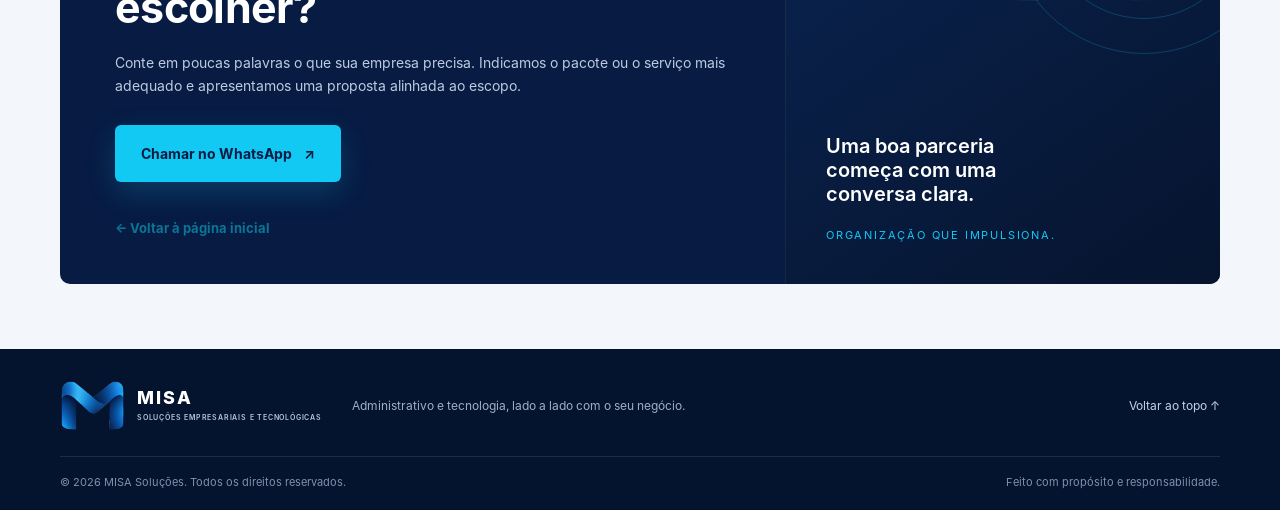
<file: servicos.html>
<!doctype html>
<html lang="pt-br">
<head>
  <meta charset="utf-8">
  <meta name="google" content="notranslate">
  <meta name="viewport" content="width=device-width, initial-scale=1">
  <meta name="theme-color" content="#071B43">
  <title>Serviços e pacotes | MISA Soluções</title>
  <meta name="description" content="Conheça os serviços da MISA em gestão administrativa, tecnologia e segurança da informação.">
  <meta name="robots" content="index, follow, max-image-preview:large">
  <meta name="referrer" content="strict-origin-when-cross-origin">
  <meta property="og:type" content="website">
  <meta property="og:locale" content="pt_br">
  <meta property="og:site_name" content="MISA Soluções">
  <meta property="og:title" content="Serviços e pacotes | MISA Soluções">
  <meta property="og:description" content="Conheça os serviços da MISA em gestão administrativa, tecnologia e segurança da informação.">
  <meta name="twitter:card" content="summary">
  <!-- CSP inicial para pré-visualização local; configurar os mesmos controles (incluindo frame-ancestors) como cabeçalhos HTTP na hospedagem. -->
  <meta http-equiv="Content-Security-Policy" content="default-src 'self'; base-uri 'self'; object-src 'none'; form-action 'none'; upgrade-insecure-requests; img-src 'self'; style-src 'self'; script-src 'self'; connect-src 'self';">
  <link rel="icon" type="image/png" href="img/M-cortado.png">
  <link rel="preload" href="fonts/inter-400.woff2" as="font" type="font/woff2" crossorigin>
  <link rel="preload" href="fonts/inter-800.woff2" as="font" type="font/woff2" crossorigin>
  <link rel="stylesheet" href="styles.css">
  <script src="script.js" defer></script>
  <script type="application/ld+json">
{
  "@context": "https://schema.org",
  "@type": "ProfessionalService",
  "name": "MISA Soluções Empresariais e Tecnológicas",
  "alternateName": "MISA Soluções",
  "telephone": "+5551991355704",
  "email": "misa.solucoesadmetecnologia@gmail.com",
  "hasOfferCatalog": {
    "@type": "OfferCatalog",
    "name": "Produtos e serviços da MISA",
    "itemListElement": [
      {
        "@type": "OfferCatalog",
        "name": "Gestão administrativa empresarial",
        "itemListElement": [
          {
            "@type": "Offer",
            "itemOffered": {
              "@type": "Service",
              "name": "Organização e aprimoramento de processos",
              "description": "Rotinas mais claras e organizadas para a operação da empresa."
            }
          },
          {
            "@type": "Offer",
            "itemOffered": {
              "@type": "Service",
              "name": "Atendimento aos clientes",
              "description": "Apoio no contato e no retorno aos clientes da empresa."
            }
          },
          {
            "@type": "Offer",
            "itemOffered": {
              "@type": "Service",
              "name": "Gestão de agenda",
              "description": "Compromissos e prazos organizados no dia a dia."
            }
          },
          {
            "@type": "Offer",
            "itemOffered": {
              "@type": "Service",
              "name": "Acompanhamento de demandas",
              "description": "Solicitações acompanhadas do início até a conclusão."
            }
          }
        ]
      },
      {
        "@type": "OfferCatalog",
        "name": "Tecnologia e soluções digitais",
        "itemListElement": [
          {
            "@type": "Offer",
            "itemOffered": {
              "@type": "Service",
              "name": "Criação de sites e landing pages",
              "description": "Presença digital da empresa em páginas claras e responsivas."
            }
          },
          {
            "@type": "Offer",
            "itemOffered": {
              "@type": "Service",
              "name": "Análise e gestão de dados",
              "description": "Informações organizadas para apoiar as decisões do negócio."
            }
          },
          {
            "@type": "Offer",
            "itemOffered": {
              "@type": "Service",
              "name": "Suporte a demandas tecnológicas",
              "description": "Apoio na resolução das necessidades de tecnologia da empresa."
            }
          },
          {
            "@type": "Offer",
            "itemOffered": {
              "@type": "Service",
              "name": "Automação de tarefas",
              "description": "Menos trabalho repetitivo e mais tempo para o que importa."
            }
          }
        ]
      },
      {
        "@type": "OfferCatalog",
        "name": "Segurança da informação e capacitação",
        "itemListElement": [
          {
            "@type": "Offer",
            "itemOffered": {
              "@type": "Service",
              "name": "Treinamentos",
              "description": "Capacitação para que as equipes usem a tecnologia com mais segurança."
            }
          },
          {
            "@type": "Offer",
            "itemOffered": {
              "@type": "Service",
              "name": "Orientação para o uso mais seguro da tecnologia",
              "description": "Boas práticas adaptadas à realidade de cada empresa."
            }
          },
          {
            "@type": "Offer",
            "itemOffered": {
              "@type": "Service",
              "name": "Análise de cibersegurança",
              "description": "Avaliação dos pontos de atenção em segurança da informação."
            }
          },
          {
            "@type": "Offer",
            "itemOffered": {
              "@type": "Service",
              "name": "Implementação de segurança",
              "description": "Aplicação de controles para proteger as informações da empresa."
            }
          }
        ]
      }
    ]
  }
}
  </script>
</head>
<body id="topo">
  <a class="skip-link" href="#conteudo">Pular para o conteúdo</a>
  <header class="site-header">
    <div class="container nav-wrap">
      <a class="brand" href="index.html" aria-label="MISA Soluções - início">
        <img class="brand-symbol" src="img/M-cortado.png" alt="" width="891" height="702">
        <span class="brand-name">MISA <small>SOLUÇÕES EMPRESARIAIS E TECNOLÓGICAS</small></span>
      </a>
      <button class="menu-toggle" type="button" aria-expanded="false" aria-controls="nav-principal">
        <span class="sr-only">Abrir menu</span><span aria-hidden="true">☰</span>
      </button>
      <nav id="nav-principal" class="nav" aria-label="Navegação principal">
        <a href="index.html#sobre">A MISA</a>
        <a href="index.html#servicos">Pacotes</a>
        <div class="nav-item has-sub">
          <a href="servicos.html#servicos">Serviços</a>
          <button class="sub-toggle" type="button" aria-expanded="false" aria-controls="submenu-servicos"><span class="sr-only">Abrir submenu de serviços</span><span aria-hidden="true">▾</span></button>
          <ul class="submenu" id="submenu-servicos">
            <li><a href="servicos.html#servicos">Todos os serviços</a></li>
            <li><a href="servicos.html#gestao">Gestão administrativa</a></li>
            <li><a href="servicos.html#tecnologia">Tecnologia e soluções digitais</a></li>
            <li><a href="servicos.html#seguranca">Segurança e capacitação</a></li>
            <li><a href="servicos.html#pacotes">Comparar pacotes</a></li>
            <li><a href="servicos.html#avulsos">Serviços avulsos</a></li>
          </ul>
        </div>
        <a href="index.html#processo">Como funciona</a>
        <a href="index.html#formatos-de-contratacao">Formatos de Contratação</a>
        <a href="index.html#perguntas">Perguntas</a>
        <a href="index.html#contato">Contato</a>
      </nav>
    </div>
  </header>

  <main id="conteudo">
    <section class="section page-hero">
      <div class="container">
        <p class="eyebrow">SERVIÇOS E PACOTES</p>
        <h1>Tudo o que a MISA faz pela sua empresa.</h1>
        <p class="hero-lead">Serviços em três áreas de atuação, organizados em pacotes mensais ou contratados de forma avulsa.</p>
        <div class="hero-actions">
          <!-- a class="button button-primary button-lg" href="#pacotes">Comparar pacotes</a>
          <a class="button button-ghost button-lg" href="#servicos">Nossos serviços</a-->
        </div>
      </div>
    </section>

    <!--section class="section plans-compare" id="pacotes">
      <div class="container">
        <div class="section-heading"><div><p class="eyebrow">PACOTES MENSAIS</p><h2>Compare e escolha o pacote ideal.</h2></div><p>Limites mensais, não cumulativos, com atendimento em horários e canais previamente acordados.</p></div>
        <div class="table-wrap" role="region" aria-label="Comparação dos pacotes (role para o lado em telas pequenas)" tabindex="0">
          <table class="plan-table">
            <caption class="sr-only">Comparação dos pacotes mensais Basic, Plus, Premium e Diamond</caption>
            <thead><tr><th scope="col"><span class="sr-only">Item</span></th><th scope="col">Basic<small>Organização</small></th><th scope="col">Plus<small>Organização e atendimento</small></th><th scope="col">Premium<small>Gestão integrada</small></th><th scope="col" class="is-top">Diamond<small>Apoio operacional e tecnológico</small></th></tr></thead>
            <tbody>
              <tr class="row-price"><th scope="row">Investimento mensal</th><td><b data-preco="pacotes.basic">Consulte</b></td><td><b data-preco="pacotes.plus">Consulte</b></td><td><b data-preco="pacotes.premium">Consulte</b></td><td><b data-preco="pacotes.diamond">Consulte</b></td></tr>
              <tr><th scope="row">Primeiro retorno</th><td>Até 2 dias úteis</td><td>Até 1 dia útil</td><td>Até 1 dia útil, respeitando a fila de prioridades</td><td>Até 4 horas úteis para solicitações prioritárias dentro do escopo</td></tr>
              <tr><th scope="row">Gestão de agenda e compromissos (agendamentos, confirmações e alterações)</th><td>Até 8 solicitações</td><td>Até 16 solicitações</td><td>Até 30 solicitações</td><td>Até 50 solicitações</td></tr>
              <tr><th scope="row">Documentos digitais (criação, organização e classificação)</th><td>Até 15 documentos</td><td>Até 30 documentos</td><td>Até 60 documentos</td><td>Até 90 documentos</td></tr>
              <tr><th scope="row">Planilhas e controles administrativos</th><td>Até 3 planilhas</td><td>Até 4 planilhas</td><td>Até 6 planilhas</td><td>Até 9 planilhas, com pequenos relatórios</td></tr>
              <tr><th scope="row">Organização de processos (checklists, tarefas e prazos)</th><td>Até 2 controles</td><td>Até 2 controles</td><td>Até 4 controles</td><td>Até 6 controles</td></tr>
              <tr><th scope="row">Configuração básica de ferramenta digital existente</th><td>1 ferramenta</td><td class="is-empty"><span aria-hidden="true">—</span><span class="sr-only">Não incluso</span></td><td class="is-empty"><span aria-hidden="true">—</span><span class="sr-only">Não incluso</span></td><td class="is-empty"><span aria-hidden="true">—</span><span class="sr-only">Não incluso</span></td></tr>
              <tr><th scope="row">Atendimento de clientes por WhatsApp e e-mail</th><td class="is-empty"><span aria-hidden="true">—</span><span class="sr-only">Não incluso</span></td><td>Até 20 interações</td><td>Até 40 interações</td><td>Até 60 interações</td></tr>
              <tr><th scope="row">Automação de tarefas repetitivas</th><td class="is-empty"><span aria-hidden="true">—</span><span class="sr-only">Não incluso</span></td><td>1 automação simples</td><td>Até 2 automações simples</td><td>Até 3 automações simples</td></tr>
              <tr><th scope="row">Análise de dados (filtros, relatórios e indicadores)</th><td class="is-empty"><span aria-hidden="true">—</span><span class="sr-only">Não incluso</span></td><td>1 análise simples</td><td>1 análise simples</td><td>1 análise simples</td></tr>
              <tr><th scope="row">Suporte remoto (configurações, ferramentas e incidentes de cibersegurança)</th><td class="is-empty"><span aria-hidden="true">—</span><span class="sr-only">Não incluso</span></td><td class="is-empty"><span aria-hidden="true">—</span><span class="sr-only">Não incluso</span></td><td>Até 4 solicitações simples</td><td>Até 10 solicitações simples</td></tr>
              <tr><th scope="row">Teste de qualidade de software (QA)</th><td class="is-empty"><span aria-hidden="true">—</span><span class="sr-only">Não incluso</span></td><td class="is-empty"><span aria-hidden="true">—</span><span class="sr-only">Não incluso</span></td><td class="is-empty"><span aria-hidden="true">—</span><span class="sr-only">Não incluso</span></td><td>1 ciclo simples, com escopo definido</td></tr>
              <tr><th scope="row">Análise de segurança (exposição de dados, acessos e LGPD)</th><td class="is-empty"><span aria-hidden="true">—</span><span class="sr-only">Não incluso</span></td><td class="is-empty"><span aria-hidden="true">—</span><span class="sr-only">Não incluso</span></td><td class="is-empty"><span aria-hidden="true">—</span><span class="sr-only">Não incluso</span></td><td>1 avaliação básica, com escopo e autorização prévios</td></tr>
              <tr><th scope="row">Resumo das atividades</th><td>1 resumo mensal</td><td>1 resumo mensal</td><td>2 resumos quinzenais</td><td>4 resumos semanais</td></tr>
              <tr><th scope="row">Acompanhamento de demandas acordadas</th><td>Até 4 demandas</td><td>Até 8 demandas</td><td>Até 10 demandas</td><td>Até 14 demandas</td></tr>
              <tr><th scope="row">Relatório consolidado e recomendações</th><td class="is-empty"><span aria-hidden="true">—</span><span class="sr-only">Não incluso</span></td><td class="is-empty"><span aria-hidden="true">—</span><span class="sr-only">Não incluso</span></td><td class="is-empty"><span aria-hidden="true">—</span><span class="sr-only">Não incluso</span></td><td>1 relatório final</td></tr>
              <tr class="row-cta"><th scope="row"><span class="sr-only">Contratar</span></th><td><a class="button button-primary" href="https://wa.me/5551991355704?text=Ol%C3%A1%21%20Vim%20pelo%20site%20da%20MISA%20e%20quero%20saber%20mais%20sobre%20o%20pacote%20Basic." target="_blank" rel="noopener noreferrer">Quero o Basic <span aria-hidden="true">↗</span><span class="sr-only"> (abre em nova aba)</span></a></td><td><a class="button button-primary" href="https://wa.me/5551991355704?text=Ol%C3%A1%21%20Vim%20pelo%20site%20da%20MISA%20e%20quero%20saber%20mais%20sobre%20o%20pacote%20Plus." target="_blank" rel="noopener noreferrer">Quero o Plus <span aria-hidden="true">↗</span><span class="sr-only"> (abre em nova aba)</span></a></td><td><a class="button button-primary" href="https://wa.me/5551991355704?text=Ol%C3%A1%21%20Vim%20pelo%20site%20da%20MISA%20e%20quero%20saber%20mais%20sobre%20o%20pacote%20Premium." target="_blank" rel="noopener noreferrer">Quero o Premium <span aria-hidden="true">↗</span><span class="sr-only"> (abre em nova aba)</span></a></td><td><a class="button button-primary" href="https://wa.me/5551991355704?text=Ol%C3%A1%21%20Vim%20pelo%20site%20da%20MISA%20e%20quero%20saber%20mais%20sobre%20o%20pacote%20Diamond." target="_blank" rel="noopener noreferrer">Quero o Diamond <span aria-hidden="true">↗</span><span class="sr-only"> (abre em nova aba)</span></a></td></tr>
            </tbody>
          </table>
        </div>
        <p class="plan-note">Valores mensais de referência. O escopo final é confirmado na proposta. Prazos de retorno são de primeiro contato, não de resolução. Atividades complexas, licenças, integrações, desenvolvimento personalizado e serviços fora do escopo são avaliados e orçados separadamente, com a sua aprovação.</p>
      </div>
    </section-->

    <section class="section services" id="servicos">
      <div class="container">
        <div class="section-heading"><div><p class="eyebrow">NOSSOS SERVIÇOS</p></div></div>
        <div class="service-group" id="gestao">
          <div class="service-group-head"><span class="service-group-num" aria-hidden="true">01</span><div><h3>Gestão administrativa empresarial</h3><p>Suporte administrativo operacional que organiza rotinas e acompanha demandas.</p></div></div>
          <div class="service-grid">
            <article class="service-card"><div class="service-icon" aria-hidden="true"><svg viewBox="0 0 24 24" fill="none" stroke="currentColor" stroke-width="1.8" stroke-linecap="round" stroke-linejoin="round" aria-hidden="true" focusable="false"><circle cx="6" cy="6" r="2.5"/><circle cx="18" cy="18" r="2.5"/><path d="M8.5 6H15a3 3 0 0 1 3 3v6.5"/></svg></div><h4>Organização e aprimoramento de processos</h4><p>Rotinas mais claras e organizadas para a operação da empresa.</p><a class="card-link" href="https://wa.me/5551991355704?text=Ol%C3%A1%21%20Vim%20pelo%20site%20da%20MISA%20e%20quero%20saber%20mais%20sobre%3A%20Organiza%C3%A7%C3%A3o%20e%20aprimoramento%20de%20processos." target="_blank" rel="noopener noreferrer">Quero saber mais <span aria-hidden="true">↗</span><span class="sr-only"> sobre organização e aprimoramento de processos (abre em nova aba)</span></a></article>
            <article class="service-card"><div class="service-icon" aria-hidden="true"><svg viewBox="0 0 24 24" fill="none" stroke="currentColor" stroke-width="1.8" stroke-linecap="round" stroke-linejoin="round" aria-hidden="true" focusable="false"><path d="M4 5h16v11H9l-5 4z"/></svg></div><h4>Atendimento aos clientes</h4><p>Apoio no contato e no retorno aos clientes da empresa.</p><a class="card-link" href="https://wa.me/5551991355704?text=Ol%C3%A1%21%20Vim%20pelo%20site%20da%20MISA%20e%20quero%20saber%20mais%20sobre%3A%20Atendimento%20aos%20clientes." target="_blank" rel="noopener noreferrer">Quero saber mais <span aria-hidden="true">↗</span><span class="sr-only"> sobre atendimento aos clientes (abre em nova aba)</span></a></article>
            <article class="service-card"><div class="service-icon" aria-hidden="true"><svg viewBox="0 0 24 24" fill="none" stroke="currentColor" stroke-width="1.8" stroke-linecap="round" stroke-linejoin="round" aria-hidden="true" focusable="false"><rect x="4" y="5" width="16" height="15" rx="2"/><path d="M4 10h16M8 3v4M16 3v4"/></svg></div><h4>Gestão de agenda</h4><p>Compromissos e prazos organizados no dia a dia.</p><a class="card-link" href="https://wa.me/5551991355704?text=Ol%C3%A1%21%20Vim%20pelo%20site%20da%20MISA%20e%20quero%20saber%20mais%20sobre%3A%20Gest%C3%A3o%20de%20agenda." target="_blank" rel="noopener noreferrer">Quero saber mais <span aria-hidden="true">↗</span><span class="sr-only"> sobre gestão de agenda (abre em nova aba)</span></a></article>
            <article class="service-card"><div class="service-icon" aria-hidden="true"><svg viewBox="0 0 24 24" fill="none" stroke="currentColor" stroke-width="1.8" stroke-linecap="round" stroke-linejoin="round" aria-hidden="true" focusable="false"><path d="M5 7l2 2 3-3M5 15l2 2 3-3M13 8h6M13 16h6"/></svg></div><h4>Acompanhamento de demandas</h4><p>Solicitações acompanhadas do início até a conclusão.</p><a class="card-link" href="https://wa.me/5551991355704?text=Ol%C3%A1%21%20Vim%20pelo%20site%20da%20MISA%20e%20quero%20saber%20mais%20sobre%3A%20Acompanhamento%20de%20demandas." target="_blank" rel="noopener noreferrer">Quero saber mais <span aria-hidden="true">↗</span><span class="sr-only"> sobre acompanhamento de demandas (abre em nova aba)</span></a></article>
          </div>
        </div>
        <div class="service-group" id="tecnologia">
          <div class="service-group-head"><span class="service-group-num" aria-hidden="true">02</span><div><h3>Tecnologia e soluções digitais</h3><p>Soluções digitais e tecnológicas definidas conforme o escopo contratado.</p></div></div>
          <div class="service-grid">
            <article class="service-card"><div class="service-icon" aria-hidden="true"><svg viewBox="0 0 24 24" fill="none" stroke="currentColor" stroke-width="1.8" stroke-linecap="round" stroke-linejoin="round" aria-hidden="true" focusable="false"><rect x="3" y="5" width="18" height="14" rx="2"/><path d="M3 9h18M6.5 7h.01"/></svg></div><h4>Criação de sites e landing pages</h4><p>Presença digital da empresa em páginas claras e responsivas.</p><a class="card-link" href="https://wa.me/5551991355704?text=Ol%C3%A1%21%20Vim%20pelo%20site%20da%20MISA%20e%20quero%20saber%20mais%20sobre%3A%20Cria%C3%A7%C3%A3o%20de%20sites%20e%20landing%20pages." target="_blank" rel="noopener noreferrer">Quero saber mais <span aria-hidden="true">↗</span><span class="sr-only"> sobre criação de sites e landing pages (abre em nova aba)</span></a></article>
            <article class="service-card"><div class="service-icon" aria-hidden="true"><svg viewBox="0 0 24 24" fill="none" stroke="currentColor" stroke-width="1.8" stroke-linecap="round" stroke-linejoin="round" aria-hidden="true" focusable="false"><path d="M5 20V10M12 20V4M19 20v-7"/></svg></div><h4>Análise e gestão de dados</h4><p>Informações organizadas para apoiar as decisões do negócio.</p><a class="card-link" href="https://wa.me/5551991355704?text=Ol%C3%A1%21%20Vim%20pelo%20site%20da%20MISA%20e%20quero%20saber%20mais%20sobre%3A%20An%C3%A1lise%20e%20gest%C3%A3o%20de%20dados." target="_blank" rel="noopener noreferrer">Quero saber mais <span aria-hidden="true">↗</span><span class="sr-only"> sobre análise e gestão de dados (abre em nova aba)</span></a></article>
            <article class="service-card"><div class="service-icon" aria-hidden="true"><svg viewBox="0 0 24 24" fill="none" stroke="currentColor" stroke-width="1.8" stroke-linecap="round" stroke-linejoin="round" aria-hidden="true" focusable="false"><circle cx="12" cy="12" r="9"/><circle cx="12" cy="12" r="3.5"/><path d="M5.6 5.6l3.9 3.9M14.5 14.5l3.9 3.9M18.4 5.6l-3.9 3.9M9.5 14.5l-3.9 3.9"/></svg></div><h4>Suporte a demandas tecnológicas</h4><p>Apoio na resolução das necessidades de tecnologia da empresa.</p><a class="card-link" href="https://wa.me/5551991355704?text=Ol%C3%A1%21%20Vim%20pelo%20site%20da%20MISA%20e%20quero%20saber%20mais%20sobre%3A%20Suporte%20a%20demandas%20tecnol%C3%B3gicas." target="_blank" rel="noopener noreferrer">Quero saber mais <span aria-hidden="true">↗</span><span class="sr-only"> sobre suporte a demandas tecnológicas (abre em nova aba)</span></a></article>
            <article class="service-card"><div class="service-icon" aria-hidden="true"><svg viewBox="0 0 24 24" fill="none" stroke="currentColor" stroke-width="1.8" stroke-linecap="round" stroke-linejoin="round" aria-hidden="true" focusable="false"><path d="M13 3L5 13h6l-1 8 8-10h-6z"/></svg></div><h4>Automação de tarefas</h4><p>Menos trabalho repetitivo e mais tempo para o que importa.</p><a class="card-link" href="https://wa.me/5551991355704?text=Ol%C3%A1%21%20Vim%20pelo%20site%20da%20MISA%20e%20quero%20saber%20mais%20sobre%3A%20Automa%C3%A7%C3%A3o%20de%20tarefas." target="_blank" rel="noopener noreferrer">Quero saber mais <span aria-hidden="true">↗</span><span class="sr-only"> sobre automação de tarefas (abre em nova aba)</span></a></article>
          </div>
        </div>
        <div class="service-group" id="seguranca">
          <div class="service-group-head"><span class="service-group-num" aria-hidden="true">03</span><div><h3>Segurança da informação e capacitação</h3><p>Orientação para fortalecer o uso seguro da tecnologia no ambiente empresarial.</p></div></div>
          <div class="service-grid">
            <article class="service-card"><div class="service-icon" aria-hidden="true"><svg viewBox="0 0 24 24" fill="none" stroke="currentColor" stroke-width="1.8" stroke-linecap="round" stroke-linejoin="round" aria-hidden="true" focusable="false"><path d="M2 9l10-5 10 5-10 5z"/><path d="M6 11.5V16c0 1.5 3 3 6 3s6-1.5 6-3v-4.5"/></svg></div><h4>Treinamentos</h4><p>Capacitação para que as equipes usem a tecnologia com mais segurança.</p><a class="card-link" href="https://wa.me/5551991355704?text=Ol%C3%A1%21%20Vim%20pelo%20site%20da%20MISA%20e%20quero%20saber%20mais%20sobre%3A%20Treinamentos." target="_blank" rel="noopener noreferrer">Quero saber mais <span aria-hidden="true">↗</span><span class="sr-only"> sobre treinamentos (abre em nova aba)</span></a></article>
            <article class="service-card"><div class="service-icon" aria-hidden="true"><svg viewBox="0 0 24 24" fill="none" stroke="currentColor" stroke-width="1.8" stroke-linecap="round" stroke-linejoin="round" aria-hidden="true" focusable="false"><circle cx="12" cy="12" r="9"/><path d="M15.5 8.5l-2 5-5 2 2-5z"/></svg></div><h4>Orientação para o uso mais seguro da tecnologia</h4><p>Boas práticas adaptadas à realidade de cada empresa.</p><a class="card-link" href="https://wa.me/5551991355704?text=Ol%C3%A1%21%20Vim%20pelo%20site%20da%20MISA%20e%20quero%20saber%20mais%20sobre%3A%20Orienta%C3%A7%C3%A3o%20para%20o%20uso%20mais%20seguro%20da%20tecnologia." target="_blank" rel="noopener noreferrer">Quero saber mais <span aria-hidden="true">↗</span><span class="sr-only"> sobre orientação para o uso mais seguro da tecnologia (abre em nova aba)</span></a></article>
            <article class="service-card"><div class="service-icon" aria-hidden="true"><svg viewBox="0 0 24 24" fill="none" stroke="currentColor" stroke-width="1.8" stroke-linecap="round" stroke-linejoin="round" aria-hidden="true" focusable="false"><circle cx="11" cy="11" r="6"/><path d="M20 20l-4.5-4.5"/></svg></div><h4>Análise de cibersegurança</h4><p>Avaliação dos pontos de atenção em segurança da informação.</p><a class="card-link" href="https://wa.me/5551991355704?text=Ol%C3%A1%21%20Vim%20pelo%20site%20da%20MISA%20e%20quero%20saber%20mais%20sobre%3A%20An%C3%A1lise%20de%20ciberseguran%C3%A7a." target="_blank" rel="noopener noreferrer">Quero saber mais <span aria-hidden="true">↗</span><span class="sr-only"> sobre análise de cibersegurança (abre em nova aba)</span></a></article>
            <article class="service-card"><div class="service-icon" aria-hidden="true"><svg viewBox="0 0 24 24" fill="none" stroke="currentColor" stroke-width="1.8" stroke-linecap="round" stroke-linejoin="round" aria-hidden="true" focusable="false"><rect x="5" y="11" width="14" height="9" rx="2"/><path d="M8 11V8a4 4 0 0 1 8 0v3"/></svg></div><h4>Implementação de segurança</h4><p>Aplicação de controles para proteger as informações da empresa.</p><a class="card-link" href="https://wa.me/5551991355704?text=Ol%C3%A1%21%20Vim%20pelo%20site%20da%20MISA%20e%20quero%20saber%20mais%20sobre%3A%20Implementa%C3%A7%C3%A3o%20de%20seguran%C3%A7a." target="_blank" rel="noopener noreferrer">Quero saber mais <span aria-hidden="true">↗</span><span class="sr-only"> sobre implementação de segurança (abre em nova aba)</span></a></article>
          </div>
        </div>
      </div>
    </section>

    <section class="section extras" id="avulsos">
      <div class="container">
        <div class="section-heading"><div><p class="eyebrow">SERVIÇOS AVULSOS</p><h2>Precisa de algo pontual?</h2></div><p>Contrate sem pacote mensal. Valores de referência, confirmados na proposta.</p></div>
        <!-- PREÇOS DOS AVULSOS: valores ficam em data/precos.json. Para voltar a exibir, remova os marcadores de comentário em volta de cada linha class="extra-price" abaixo. -->
        <div class="service-grid extras-grid">
          <article class="service-card extra-card"><h4>Treinamento de equipe básico remoto</h4><p>Boas práticas de segurança da informação para a sua equipe, em formato remoto.</p><!-- <p class="extra-price"><span>A partir de</span> <b data-preco="avulsos.treinamento-basico-remoto">Consulte</b></p> --><a class="card-link" href="https://wa.me/5551991355704?text=Ol%C3%A1%21%20Vim%20pelo%20site%20da%20MISA%20e%20quero%20saber%20mais%20sobre%3A%20treinamento%20b%C3%A1sico%20remoto%20de%20equipe." target="_blank" rel="noopener noreferrer">Quero saber mais <span aria-hidden="true">↗</span><span class="sr-only"> sobre treinamento básico remoto de equipe (abre em nova aba)</span></a></article>
          <article class="service-card extra-card"><h4>Treinamento de equipe personalizado presencial</h4><p>Treinamento sob medida para a realidade da empresa. Consultar localidades.</p><!-- <p class="extra-price"><span>A partir de</span> <b data-preco="avulsos.treinamento-personalizado">Consulte</b></p> --><a class="card-link" href="https://wa.me/5551991355704?text=Ol%C3%A1%21%20Vim%20pelo%20site%20da%20MISA%20e%20quero%20saber%20mais%20sobre%3A%20treinamento%20personalizado%20presencial." target="_blank" rel="noopener noreferrer">Quero saber mais <span aria-hidden="true">↗</span><span class="sr-only"> sobre treinamento personalizado presencial (abre em nova aba)</span></a></article>
          <article class="service-card extra-card"><h4>Landing page</h4><p>Página de apresentação com funções básicas, clara e responsiva.</p><!-- <p class="extra-price"><span>A partir de</span> <b data-preco="avulsos.landing-page">Consulte</b></p> --><a class="card-link" href="https://wa.me/5551991355704?text=Ol%C3%A1%21%20Vim%20pelo%20site%20da%20MISA%20e%20quero%20saber%20mais%20sobre%3A%20cria%C3%A7%C3%A3o%20de%20landing%20page." target="_blank" rel="noopener noreferrer">Quero saber mais <span aria-hidden="true">↗</span><span class="sr-only"> sobre criação de landing page (abre em nova aba)</span></a></article>
          <article class="service-card extra-card"><h4>Site institucional básico</h4><p>Até 5 páginas, layout responsivo, contato e apresentação da empresa.</p><!-- <p class="extra-price"><span>A partir de</span> <b data-preco="avulsos.site-institucional-basico">Consulte</b></p> --><a class="card-link" href="https://wa.me/5551991355704?text=Ol%C3%A1%21%20Vim%20pelo%20site%20da%20MISA%20e%20quero%20saber%20mais%20sobre%3A%20site%20institucional%20b%C3%A1sico." target="_blank" rel="noopener noreferrer">Quero saber mais <span aria-hidden="true">↗</span><span class="sr-only"> sobre site institucional básico (abre em nova aba)</span></a></article>
          <article class="service-card extra-card"><h4>Representação empresarial</h4><p>Apoio em possíveis negociações, eventos e outras representações da empresa.</p><!-- <p class="extra-price"><b data-preco="avulsos.representacao-empresarial">Consulte</b></p> --><a class="card-link" href="https://wa.me/5551991355704?text=Ol%C3%A1%21%20Vim%20pelo%20site%20da%20MISA%20e%20quero%20saber%20mais%20sobre%3A%20representa%C3%A7%C3%A3o%20empresarial." target="_blank" rel="noopener noreferrer">Quero saber mais <span aria-hidden="true">↗</span><span class="sr-only"> sobre representação empresarial (abre em nova aba)</span></a></article>
          <article class="service-card extra-card"><h4>Pequenos eventos e viagens corporativas</h4><p>Organização de pequenos eventos empresariais, internos e externos, e de viagens corporativas.</p><!-- <p class="extra-price"><b data-preco="avulsos.eventos-viagens-corporativas">Consulte</b></p> --><a class="card-link" href="https://wa.me/5551991355704?text=Ol%C3%A1%21%20Vim%20pelo%20site%20da%20MISA%20e%20quero%20saber%20mais%20sobre%3A%20organiza%C3%A7%C3%A3o%20de%20eventos%20e%20viagens%20corporativas." target="_blank" rel="noopener noreferrer">Quero saber mais <span aria-hidden="true">↗</span><span class="sr-only"> sobre organização de eventos e viagens corporativas (abre em nova aba)</span></a></article>
        </div>
      </div>
    </section>

    <section class="section contact" id="contato">
      <div class="container contact-panel">
        <div class="contact-copy"><p class="eyebrow">SEU PRÓXIMO PASSO COMEÇA AQUI</p><h2>Não sabe qual pacote escolher?</h2><p>Conte em poucas palavras o que sua empresa precisa. Indicamos o pacote ou o serviço mais adequado e apresentamos uma proposta alinhada ao escopo.</p>
          <p class="contact-main"><a class="button button-primary button-lg" href="https://wa.me/5551991355704?text=Ol%C3%A1%21%20Vim%20pelo%20site%20da%20MISA%20e%20gostaria%20de%20ajuda%20para%20escolher%20o%20pacote%20ideal%20para%20a%20minha%20empresa." target="_blank" rel="noopener noreferrer">Chamar no WhatsApp <span aria-hidden="true">↗</span> <span class="sr-only">(abre em nova aba)</span></a></p>
          <p class="back-home"><a class="card-link" href="index.html">← Voltar à página inicial</a></p>
        </div>
        <div class="contact-aside"><img class="aside-mark" src="img/M-cortado.png" alt="" width="891" height="702"><p>Uma boa parceria começa com uma conversa clara.</p><span>ORGANIZAÇÃO QUE IMPULSIONA.</span></div>
      </div>
    </section>
  </main>

  <a class="float-cta" href="https://wa.me/5551991355704?text=Ol%C3%A1%21%20Vim%20pelo%20site%20da%20MISA%20e%20gostaria%20de%20conversar%20sobre%20as%20necessidades%20da%20minha%20empresa." target="_blank" rel="noopener noreferrer"><svg viewBox="0 0 24 24" fill="none" stroke="currentColor" stroke-width="1.8" stroke-linecap="round" stroke-linejoin="round" aria-hidden="true" focusable="false"><path d="M21 12a8 8 0 0 1-11.7 7.1L4 20l1-4.7A8 8 0 1 1 21 12z"/></svg><span>Falar no WhatsApp</span> <span class="sr-only">(abre em nova aba)</span></a>

  <footer class="site-footer">
    <div class="container footer-top"><a class="brand brand-footer" href="index.html" aria-label="MISA Soluções — voltar à página inicial"><img class="brand-symbol" src="img/M-cortado.png" alt="" width="891" height="702"><span class="brand-name">MISA <small>SOLUÇÕES EMPRESARIAIS E TECNOLÓGICAS</small></span></a><p>Administrativo e tecnologia, lado a lado com o seu negócio.</p><a href="#topo" class="back-top">Voltar ao topo ↑</a></div>
    <div class="container footer-bottom"><span>© <span id="year">2026</span> MISA Soluções. Todos os direitos reservados.</span><span>Feito com propósito e responsabilidade.</span></div>
  </footer>
</body>
</html>
</file>
<file: styles.css>
/* Fontes hospedadas no projeto (a CSP bloqueia fontes externas). Inter: licença em fonts/Inter-LICENSE.txt.
   Montserrat: adicione os arquivos .woff2 em fonts/ e declare aqui com @font-face (font-family: Montserrat). */
@font-face {
  font-family: Inter;
  font-style: normal;
  font-weight: 400;
  font-display: swap;
  src: url("fonts/inter-400.woff2") format("woff2")
}

@font-face {
  font-family: Inter;
  font-style: normal;
  font-weight: 600;
  font-display: swap;
  src: url("fonts/inter-600.woff2") format("woff2")
}

@font-face {
  font-family: Inter;
  font-style: normal;
  font-weight: 700;
  font-display: swap;
  src: url("fonts/inter-700.woff2") format("woff2")
}

@font-face {
  font-family: Inter;
  font-style: normal;
  font-weight: 800;
  font-display: swap;
  src: url("fonts/inter-800.woff2") format("woff2")
}

:root {
  --navy: #071B43;
  --white: #fff;
  --cyan: #12C9F4;
  --cyan-soft: #8abde2;
  --ink: #102344;
  --muted: #64738b;
  --gray: #aab5c4;
  --pale: #f3f7fb;
  --line: #dfe7f0;
  --max: 1160px
}

* {
  box-sizing: border-box
}

html {
  scroll-behavior: smooth;
  scroll-padding-top: 88px
}

body {
  margin: 0;
  color: var(--ink);
  font-family: Inter,Arial,sans-serif;
  line-height: 1.65;
  background: #fff
}

a {
  color: inherit
}

button,a {
  -webkit-tap-highlight-color: transparent
}

a:focus-visible,button:focus-visible {
  outline: 3px solid var(--cyan);
  outline-offset: 4px
}

.container {
  width: min(var(--max),calc(100% - 48px));
  margin-inline: auto
}

.section {
  padding: 100px 0
}

.sr-only {
  position: absolute;
  width: 1px;
  height: 1px;
  padding: 0;
  margin: -1px;
  overflow: hidden;
  clip: rect(0,0,0,0);
  white-space: nowrap;
  border: 0
}

.skip-link {
  position: absolute;
  left: 12px;
  top: -60px;
  background: #fff;
  padding: 10px 16px;
  z-index: 1000
}

.skip-link:focus {
  top: 12px
}

.site-header {
  height: 82px;
  background: var(--navy);
  color: #fff;
  position: sticky;
  top: 0;
  z-index: 50;
  border-bottom: 1px solid #ffffff1c
}

.nav-wrap {
  height: 100%;
  display: flex;
  align-items: center;
  justify-content: space-between
}

.brand {
  display: inline-flex;
  align-items: center;
  gap: 11px;
  text-decoration: none
}

.brand-name {
  font: 800 18px Montserrat,sans-serif;
  letter-spacing: 2px;
  line-height: 1.05
}

.brand-name small {
  display: block;
  font: 600 9px Inter,sans-serif;
  letter-spacing: 4px;
  margin-top: 5px;
  color: #b8c9e1
}

.nav {
  display: flex;
  align-items: center;
  gap: 32px
}

.nav a {
  text-decoration: none;
  color: #dce5f2;
  font-size: 13px;
  font-weight: 600;
  transition: color .2s,transform .2s;
  transform-origin: center
}

.nav a:hover,.nav a:focus-visible {
  color: var(--cyan);
  transform: scale(1.06)
}

.nav .nav-cta {
  border: 1px solid #12c9f4a6;
  border-radius: 5px;
  padding: 11px 16px;
  color: #fff
}

.menu-toggle {
  display: none;
  background: none;
  color: #fff;
  border: 1px solid #ffffff55;
  border-radius: 5px;
  padding: 7px 12px;
  font-size: 22px
}

.hero {
  position: relative;
  overflow: hidden;
  background: var(--navy);
  color: #fff;
  padding: 86px 0 26px;
  min-height: 650px
}

.hero-glow {
  position: absolute;
  width: 600px;
  height: 600px;
  right: -180px;
  top: -240px;
  background: radial-gradient(circle,#12c9f422,transparent 68%);
  pointer-events: none
}

.hero-grid {
  display: grid;
  grid-template-columns: 1.03fr .97fr;
  gap: 50px;
  align-items: center;
  position: relative;
  z-index: 1
}

.eyebrow {
  font-size: 12px;
  font-weight: 700;
  letter-spacing: 2.2px;
  color: #159fca;
  margin: 0 0 20px
}

.hero .eyebrow {
  color: var(--cyan)
}

.eyebrow-dot {
  display: inline-block;
  width: 7px;
  height: 7px;
  background: var(--cyan);
  border-radius: 50%;
  margin-right: 9px;
  box-shadow: 0 0 12px var(--cyan)
}

h1,h2,h3,p {
  margin-top: 0
}

h1,h2,h3,h4 {
  font-family: Montserrat,Inter,sans-serif;
  line-height: 1.17;
  letter-spacing: -.7px
}

h1 {
  font-size: 38px;
  font-weight: 800;
  max-width: 650px;
  margin-bottom: 24px
}

h1 span {
  color: var(--cyan)
}

.hero-lead {
  font-size: 16px;
  line-height: 1.85;
  color: #c6d3e6;
  max-width: 555px
}

.hero-actions {
  display: flex;
  flex-wrap: wrap;
  gap: 13px;
  margin-top: 30px
}

.button {
  display: inline-flex;
  align-items: center;
  gap: 12px;
  padding: 14px 20px;
  border-radius: 4px;
  font-weight: 700;
  font-size: 13px;
  text-decoration: none;
  transition: transform .2s,background .2s
}

.button:hover {
  transform: translateY(-2px)
}

.button-primary {
  background: var(--cyan);
  color: var(--navy)
}

.button-ghost {
  border: 1px solid #ffffff50;
  color: #fff
}

.hero-note {
  display: flex;
  gap: 14px;
  align-items: flex-start;
  margin-top: 42px;
  color: #a8bad3;
  font-size: 11px;
  max-width: 430px
}

.note-line {
  width: 26px;
  height: 2px;
  background: var(--cyan);
  margin-top: 9px;
  flex-shrink: 0
}

.hero-visual {
  min-width: 0;
  position: relative;
  display: grid;
  place-items: center
}

.hero-banner {
  display: block;
  width: 100%;
  height: auto;
  border-radius: 8px
}

.visual-grid {
  position: absolute;
  inset: 10px 0;
  background-image: linear-gradient(#ffffff0c 1px,transparent 1px),linear-gradient(90deg,#ffffff0c 1px,transparent 1px);
  background-size: 30px 30px;
  mask-image: radial-gradient(ellipse,black 15%,transparent 72%)
}

.orbit {
  position: absolute;
  border: 1px solid #12c9f444;
  border-radius: 50%;
  transform: rotate(-28deg)
}

.orbit-one {
  width: 330px;
  height: 250px
}

.orbit-two {
  width: 260px;
  height: 370px;
  transform: rotate(44deg);
  border-color: #ffffff28
}

.visual-core {
  width: 150px;
  height: 150px;
  border: 1px solid #12c9f4a0;
  border-radius: 50%;
  background: linear-gradient(145deg,#102b58,#07132c);
  box-shadow: 0 0 0 13px #12c9f40a,0 0 55px #12c9f426;
  display: flex;
  flex-direction: column;
  align-items: center;
  justify-content: center;
  gap: 8px;
  z-index: 2
}

.core-m {
  font: 800 48px Montserrat,Inter,Arial,sans-serif;
  color: var(--cyan);
  line-height: 1
}

.core-label {
  font-size: 8px;
  letter-spacing: 2px;
  text-align: center;
  line-height: 1.6;
  color: #c8d8ec
}

.float-card {
  position: absolute;
  z-index: 3;
  display: flex;
  align-items: center;
  gap: 12px;
  padding: 13px 16px;
  background: #0c234b;
  border: 1px solid #ffffff26;
  border-radius: 7px;
  box-shadow: 0 18px 50px #0002
}

.float-card b,.float-card small {
  display: block
}

.float-card b {
  font-size: 11px
}

.float-card small {
  font-size: 9px;
  color: #9fb3cf;
  margin-top: 2px
}

.card-top {
  top: 58px;
  right: 4px
}

.card-bottom {
  bottom: 55px;
  left: 4px
}

.mini-icon {
  width: 30px;
  height: 30px;
  border-radius: 5px;
  background: #12c9f420;
  color: var(--cyan);
  display: grid;
  place-items: center;
  font-size: 18px
}

.mini-icon.cyan {
  background: #fff;
  color: var(--navy)
}

.spark {
  position: absolute;
  width: 5px;
  height: 5px;
  border-radius: 50%;
  background: var(--cyan);
  box-shadow: 0 0 16px var(--cyan)
}

.spark-a {
  top: 75px;
  left: 60px
}

.spark-b {
  bottom: 70px;
  right: 55px
}

.hero-footer {
  display: flex;
  align-items: center;
  gap: 18px;
  margin-top: 50px;
  color: #8298b8;
  font-size: 11px;
  letter-spacing: 1.8px
}

.footer-rule {
  height: 1px;
  flex: 1;
  background: #ffffff25
}

.about {
  background: #fff
}

.two-col {
  display: grid;
  grid-template-columns: 1fr 1fr;
  gap: 90px
}

.about-visual {
  width: 100%;
  aspect-ratio: 4 / 3;
  max-height: 520px;
  margin-top: 28px;
  overflow: hidden;
  border-radius: 16px;
  background-color: #e7f4fa;
  background-image: url("img/laptop-seguranca.webp"), linear-gradient(145deg,#eaf8fc,#dce8f2);
  background-position: center;
  background-repeat: no-repeat;
  background-size: cover;
  box-shadow: 0 18px 45px rgba(7,27,67,.12)
}
.about h2,.section-heading h2,.process h2,.contact h2 {
  font-size: clamp(29px,3.4vw,43px);
  margin-bottom: 0
}

.about-text>p {
  font-size: 14px;
  line-height: 1.9
}

.value-list {
  margin-top: 32px;
  border-top: 1px solid var(--line)
}

.about-service-heading {
  font-size: 20px;
  margin: 0 0 18px
}

.value-list>div {
  display: grid;
  grid-template-columns: 40px 110px 1fr;
  gap: 10px;
  padding: 15px 0;
  border-bottom: 1px solid var(--line);
  align-items: center
}

.value-list span {
  font-size: 12px;
  color: #0a7697;
  font-weight: 700
}

.value-list b {
  font-size: 12px
}

.value-list small {
  font-size: 11px;
  color: var(--muted)
}

.value-list > .about-service {
  grid-template-columns: 40px minmax(0,1fr);
  align-items: start
}

.about-service > span {
  grid-column: 1;
  grid-row: 1
}

.about-service > b,.about-service > small {
  grid-column: 2
}

.about-service > small {
  font-size: 14px;
  line-height: 1.7
}

.about-service-list {
  grid-column: 1 / -1;
  display: grid;
  grid-template-columns: repeat(2,minmax(0,1fr));
  column-gap: 20px;
  list-style: none;
  padding: 0;
  margin: 18px 0 0
}

.about-service-list li {
  font-size: 14px;
  color: #4e6077;
  margin: 11px 0;
  padding-left: 17px;
  position: relative
}

.about-service-list li::before {
  content: "";
  position: absolute;
  left: 0;
  top: 7px;
  width: 6px;
  height: 6px;
  border-radius: 50%;
  background: var(--cyan)
}

.services {
  background: var(--pale)
}

.section-heading {
  display: flex;
  justify-content: space-between;
  align-items: flex-end;
  gap: 40px;
  margin-bottom: 0px
}

.section-heading h2 {
  max-width: 620px
}

.section-heading>p {
  max-width: 320px;
  font-size: 13px;
  color: var(--muted);
  margin-bottom: 4px
}

.service-grid {
  display: grid;
  grid-template-columns: repeat(3,1fr);
  gap: 18px
}

.service-card {
  padding: 29px 25px;
  background: #fff;
  border: 1px solid var(--gray);
  border-radius: 7px;
  box-shadow: 0 8px 24px #071b4306;
  transition: transform .24s ease,box-shadow .24s ease
}

.service-card:hover,.service-card:focus-within {
  transform: scale(1.025);
  box-shadow: 0 18px 38px #071b431a
}

.service-card.featured {
  background: var(--navy);
  color: #fff;
  border-color: var(--navy);
  box-shadow: 0 20px 45px #071b431c
}

.service-icon {
  width: 46px;
  height: 46px;
  border-radius: 7px;
  background: #e7f9fe;
  color: #087fa5;
  display: grid;
  place-items: center;
  font-size: 24px;
  margin-bottom: 27px
}

.featured .service-icon {
  background: #12c9f425;
  color: var(--cyan)
}

.service-number {
  font-size: 18px;
  letter-spacing: 1.7px;
  color: #0a7697;
  font-weight: 700;
  margin-bottom: 13px
}

.service-card h3 {
  font-size: 20px;
  margin-bottom: 13px
}

.service-card>p:not(.service-number) {
  font-size: 16px;
  color: var(--muted);
  line-height: 1.85
}

.featured>p:not(.service-number) {
  color: #bdcbe0
}

.service-card ul {
  list-style: none;
  padding: 16px 0 0;
  margin: 18px 0 0;
  border-top: 1px solid var(--line)
}

.featured ul {
  border-color: #ffffff25
}

.service-card li {
  font-size: 14px;
  color: #4e6077;
  margin: 11px 0;
  padding-left: 17px;
  position: relative
}

.service-card li:before {
  content: "";
  position: absolute;
  left: 0;
  top: 7px;
  width: 6px;
  height: 6px;
  border-radius: 50%;
  background: var(--cyan)
}

.featured li {
  color: #d2deed
}

.service-footnote {
  margin: 22px 0 0;
  color: #5a6b82;
  font-size: 18px
}

.service-footnote a {
  color: var(--ink);
  font-weight: 700
}

.about .eyebrow,.services .eyebrow,.process .eyebrow {
  color: #0a7697
}

.service-icon svg {
  width: 24px;
  height: 24px
}

.contact-symbol svg {
  width: 20px;
  height: 20px
}

.process {
  position: relative;
  isolation: isolate;
  overflow: hidden;
  background: #fff
}

.process::before {
  content: "";
  position: absolute;
  inset: 0;
  z-index: -1;
  background: url("img/escritorio.webp") center / cover no-repeat;
  opacity: .16;
  pointer-events: none
}

.process h2 {
  max-width: 600px
}

.process-grid {
  display: grid;
  grid-template-columns: repeat(4,1fr);
  gap: 0;
  margin-top: 45px
}

.process-step {
  padding: 0 24px;
  border-left: 1px solid var(--cyan-soft)
}

.process-step:first-child {
  padding-left: 0;
  border-left: 0
}

.process-step>span {
  font: 700 12px Montserrat,Inter,Arial,sans-serif;
  color: #0a7697
}

.process-step h3 {
  font-size: 17px;
  margin: 17px 0 10px
}

.process-step p {
  font-size: 14px;
  color: var(--muted);
  line-height: 1.8
}

.contact {
  background: var(--pale);
  padding-top: 65px;
  padding-bottom: 65px
}

.contact-panel {
  display: grid;
  grid-template-columns: 1.25fr .75fr;
  background: var(--navy);
  border-radius: 10px;
  overflow: hidden;
  color: #fff;
  min-height: 380px
}

.contact-copy {
  padding: 55px 55px 45px
}

.contact h2 {
  max-width: 600px
}

.contact-copy>p:not(.eyebrow) {
  color: #bdcbe0;
  font-size: 14px;
  margin-top: 18px
}

.contact-details {
  display: flex;
  gap: 30px;
  flex-wrap: wrap;
  margin-top: 30px
}

.contact-link {
  display: flex;
  align-items: center;
  gap: 12px;
  text-decoration: none
}

.contact-link:hover b {
  color: var(--cyan)
}

.contact-symbol {
  display: grid;
  place-items: center;
  width: 39px;
  height: 39px;
  border: 1px solid #12c9f466;
  border-radius: 5px;
  color: var(--cyan);
  font-size: 18px
}

.contact-link small,.contact-link b {
  display: block
}

.contact-link small {
  font-size: 11px;
  letter-spacing: 1.6px;
  color: #91a7c5
}

.contact-link b {
  font-size: 14px;
  color: #fff;
  margin-top: 3px;
  overflow-wrap: anywhere
}

.contact-aside {
  position: relative;
  overflow: hidden;
  display: flex;
  flex-direction: column;
  justify-content: flex-end;
  padding: 40px;
  background: linear-gradient(145deg,#0a2451,#06142e);
  border-left: 1px solid #ffffff14
}

.contact-aside:before,.contact-aside:after {
  content: "";
  position: absolute;
  border: 1px solid #12c9f43a;
  border-radius: 50%;
  width: 270px;
  height: 270px;
  top: -55px;
  right: -60px
}

.contact-aside:after {
  width: 200px;
  height: 200px;
  top: -20px;
  right: -25px
}

.contact-aside p {
  font: 600 20px Montserrat,Inter,Arial,sans-serif;
  max-width: 220px;
  position: relative
}

.contact-aside>span {
  font-size: 11px;
  letter-spacing: 1.8px;
  color: var(--cyan);
  position: relative
}

.site-footer {
  background: #04132e;
  color: #fff;
  padding: 30px 0 18px
}

.footer-top {
  display: flex;
  align-items: center;
  gap: 30px;
  padding-bottom: 25px
}

.brand-footer .brand-name {
  font-size: 15px
}

.footer-top>p {
  font-size: 12px;
  color: #9eafc8;
  margin: 0;
  flex: 1
}

.back-top {
  font-size: 12px;
  text-decoration: none;
  color: #c3d2e6
}

.footer-bottom {
  border-top: 1px solid #ffffff1b;
  padding-top: 16px;
  display: flex;
  justify-content: space-between;
  gap: 20px;
  color: #7e91ad;
  font-size: 11px
}

@media(max-width:900px) {

  .hero-grid {
    gap: 20px
  }

  .hero-visual {
    transform: none
  }

  .two-col {
    gap: 45px
  }

  .service-grid {
    gap: 12px
  }

  .service-card {
    padding: 24px 18px
  }

  .contact-copy {
    padding: 42px 32px
  }

  .contact-aside {
    padding: 30px
  }
}

@media(max-width:500px) {

  .about-service-list {
    grid-template-columns: 1fr
  }
}
@media(max-width:700px) {

  .container {
    width: min(100% - 36px,var(--max))
  }

  .section {
    padding: 72px 0
  }

  .site-header {
    height: 72px
  }

  .menu-toggle {
    display: block
  }

  .nav {
    display: none;
    position: absolute;
    top: 71px;
    left: 0;
    right: 0;
    background: var(--navy);
    padding: 20px 24px 25px;
    flex-direction: column;
    align-items: stretch;
    gap: 18px;
    border-top: 1px solid #ffffff1c
  }

  .nav.is-open {
    display: flex
  }

  .nav a {
    padding: 5px 0
  }

  .nav .nav-cta {
    text-align: center;
    padding: 12px
  }

  .hero {
    padding-top: 65px
  }

  .hero-grid {
    grid-template-columns: 1fr;
    gap: 15px
  }

  .hero-copy {
    position: relative;
    z-index: 3
  }

  .hero-visual {
    min-height: 0;
    transform: none;
    margin-top: 0
  }

  .orbit-one {
    width: 260px;
    height: 200px
  }

  .orbit-two {
    width: 210px;
    height: 290px
  }

  .visual-core {
    width: 125px;
    height: 125px
  }

  .core-m {
    font-size: 40px
  }

  .card-top {
    top: 20px;
    right: 0
  }

  .card-bottom {
    bottom: 25px;
    left: 0
  }

  .hero-footer {
    margin-top: 15px;
    font-size: 10px;
    letter-spacing: 1px
  }

  .two-col {
    grid-template-columns: 1fr;
    gap: 30px
  }

  .section-heading {
    display: block
  }

  .section-heading>p {
    margin-top: 20px
  }

  .service-grid {
    grid-template-columns: 1fr
  }

  .service-card {
    padding: 27px
  }

  .process-grid {
    grid-template-columns: 1fr 1fr;
    gap: 28px 12px
  }

  .process-step {
    padding: 0 0 0 16px
  }

  .process-step:nth-child(odd) {
    border-left: 0;
    padding-left: 0
  }

  .contact-panel {
    grid-template-columns: 1fr
  }

  .contact-copy {
    padding: 36px 25px
  }

  .contact-aside {
    min-height: 210px;
    padding: 28px;
    border-left: 0;
    border-top: 1px solid #ffffff14
  }

  .contact-details {
    gap: 20px;
    flex-direction: column
  }

  .footer-top {
    flex-wrap: wrap;
    gap: 18px
  }

  .footer-top>p {
    order: 3;
    flex-basis: 100%
  }

  .footer-bottom {
    flex-direction: column;
    gap: 8px
  }

  .value-list>div {
    grid-template-columns: 32px 90px 1fr
  }

  .about h2,.section-heading h2,.process h2,.contact h2 {
    font-size: 31px
  }
}

@media(prefers-reduced-motion:reduce) {

  *,*::before,*::after {
    scroll-behavior: auto!important;
    transition: none!important;
    animation: none!important
  }

  .nav a:hover,.nav a:focus-visible,.service-card:hover,.service-card:focus-within {
    transform: none
  }
}

/* Complementos de contenido, foco y énfasis visual */

html {
  scroll-padding-top: 100px
}

.site-header {
  height: 98px
}

.nav a:hover,.nav a:focus-visible {
  transform: scale(1.14)
}

.value-list>div {
  grid-template-columns: 40px 145px 1fr
}

.service-card {
  position: relative;
  opacity: 1;
  transform: scale(1);
  transition: transform .28s ease,box-shadow .28s ease,opacity .28s ease
}

.service-grid:hover .service-card:not(:hover),.service-grid:focus-within .service-card:not(:focus) {
  transform: scale(.94);
  opacity: .82
}

.service-card:hover,.service-card:focus {
  z-index: 3;
  transform: scale(1.075);
  opacity: 1;
  box-shadow: 0 24px 48px #071b4330
}

.service-card:focus-visible {
  outline: 3px solid var(--cyan);
  outline-offset: 4px
}

.formats {
  background-color: var(--navy);
  color: #fff
}

.formats .section-heading h2 {
  color: #fff
}

.formats .section-heading>p,.formats .format-item p {
  color: #bdcbe0
}

.formats .format-item {
  border-color: #ffffff40
}

.formats .format-item>span {
  color: var(--cyan)
}

.format-grid {
  display: grid;
  grid-template-columns: repeat(3,minmax(0,1fr));
  gap: 36px;
  margin-top: 48px
}

.format-item {
  border-top: 1px solid var(--gray);
  padding-top: 18px
}

.format-item>span {
  color: #13a6ce;
  font: 700 12px Montserrat,sans-serif
}

.format-item h3 {
  font-size: 20px;
  margin: 16px 0 10px;
  text-transform: capitalize
}

.format-item p {
  font-size: 13px;
  color: var(--muted);
  line-height: 1.8;
  max-width: 330px
}

@media(max-width:900px) {

  .format-grid {
    gap: 22px
  }

  .value-list>div {
    grid-template-columns: 36px 130px 1fr
  }
}

@media(max-width:700px) {

  html {
    scroll-padding-top: 90px
  }

  .site-header {
    height: 82px
  }

  .nav {
    top: 81px
  }

  .format-grid {
    grid-template-columns: 1fr;
    gap: 14px;
    margin-top: 32px
  }

  .format-item {
    padding-top: 13px
  }

  .format-item h3 {
    margin: 10px 0 6px
  }

  .value-list>div {
    grid-template-columns: 32px minmax(112px,130px) 1fr;
    gap: 8px
  }

  .service-grid:hover .service-card:not(:hover),.service-grid:focus-within .service-card:not(:focus) {
    transform: scale(.97);
    opacity: .84
  }

  .service-card:hover,.service-card:focus {
    transform: scale(1.035)
  }
}

@media(prefers-reduced-motion:reduce) {

  .nav a:hover,.nav a:focus-visible,.service-card,.service-card:hover,.service-card:focus,.service-grid:hover .service-card:not(:hover),.service-grid:focus-within .service-card:not(:focus) {
    transform: none;
    opacity: 1
  }
}

/* Marca com o símbolo aprovado e assinatura legível */

html {
  scroll-padding-top: 112px
}

.site-header {
  height: 108px
}

.brand {
  gap: 12px;
  flex-shrink: 0
}

.brand-symbol {
  display: block;
  width: 78px;
  height: 62px;
  object-fit: contain;
  flex-shrink: 0
}

.brand-name {
  font: 800 23px Montserrat,Inter,sans-serif;
  letter-spacing: 2px;
  line-height: 1.05
}

.brand-name small {
  display: block;
  margin-top: 6px;
  color: #b8c9e1;
  font: 600 9px Inter,Arial,sans-serif;
  letter-spacing: .9px;
  white-space: nowrap
}

.brand-footer .brand-symbol {
  width: 65px;
  height: 52px
}

.brand-footer .brand-name {
  font-size: 18px
}

.brand-footer .brand-name small {
  font-size: 7px;
  letter-spacing: .8px
}

.aside-orb {
  display: none
}

.aside-mark {
  position: absolute;
  top: 28px;
  right: 48px;
  width: 178px;
  height: 140px;
  object-fit: contain;
  opacity: .92
}

@media(max-width:1000px) {

  .menu-toggle {
    display: block
  }

  .nav {
    display: none;
    position: absolute;
    top: 107px;
    left: 0;
    right: 0;
    background: var(--navy);
    padding: 20px 24px 25px;
    flex-direction: column;
    align-items: stretch;
    gap: 18px;
    border-top: 1px solid #ffffff1c
  }

  .nav.is-open {
    display: flex
  }

  .nav a {
    padding: 5px 0
  }

  .nav .nav-cta {
    text-align: center;
    padding: 12px
  }
}

@media(max-width:700px) {

  html {
    scroll-padding-top: 92px
  }

  .site-header {
    height: 86px
  }

  .brand {
    gap: 8px
  }

  .brand-symbol {
    width: 58px;
    height: 48px
  }

  .brand-name {
    font-size: 19px
  }

  .brand-name small {
    font-size: 7.5px;
    letter-spacing: .35px;
    max-width: 170px;
    white-space: normal;
    line-height: 1.2;
    margin-top: 4px
  }

  .brand-footer .brand-symbol {
    width: 56px;
    height: 46px
  }

  .brand-footer .brand-name {
    font-size: 17px
  }

  .brand-footer .brand-name small {
    font-size: 7px;
    letter-spacing: .35px
  }

  .nav {
    top: 85px
  }

  .aside-mark {
    top: 12px;
    right: 40px;
    width: 138px;
    height: 108px
  }
}

@media(max-width:700px) {

  .about-visual {
    aspect-ratio: 16 / 10;
    max-height: none;
    margin-top: 8px
  }
}

/* Cards de produtos e serviços: um card por serviço, agrupados por área de atuação */

.service-group + .service-group {
  margin-top: 56px
}

.service-group-head {
  display: flex;
  align-items: flex-start;
  gap: 18px;
  padding-top: 20px;
  margin-bottom: 24px;
  border-top: 1px solid var(--gray)
}

.service-group-num {
  font: 800 28px Montserrat,Inter,Arial,sans-serif;
  line-height: 1;
  color: #0a7697
}

.service-group-head h3 {
  font-size: 40px;
  margin-bottom: 6px
}

.service-group-head p {
  margin: 0;
  max-width: 640px;
  font-size: 15px;
  color: var(--muted)
}

.service-group .service-grid {
  grid-template-columns: repeat(4,minmax(0,1fr))
}

.service-group .service-card {
  padding: 24px 20px
}

.service-group .service-icon {
  margin-bottom: 20px
}

.service-group .service-card h4 {
  font-size: 17px;
  line-height: 1.3;
  letter-spacing: -.2px;
  margin: 0 0 10px
}

.service-group .service-card>p {
  margin: 0;
  font-size: 14.5px;
  line-height: 1.7;
  color: var(--muted)
}

.hero-logo {
  display: block;
  width: 100%;
  max-width: 440px;
  height: auto
}

@media(max-width:1000px) {

  .service-group .service-grid {
    grid-template-columns: repeat(2,minmax(0,1fr))
  }
}

@media(max-width:700px) {

  .service-group + .service-group {
    margin-top: 44px
  }

  .service-group-head {
    gap: 14px
  }

  .service-group-head h3 {
    font-size: 19px
  }

  .hero-logo {
    max-width: 260px;
    margin-inline: auto
  }
}

@media(max-width:560px) {

  .service-group .service-grid {
    grid-template-columns: 1fr
  }
}

/* ===== Conversão, SEO e acabamento visual ===== */

h1 {
  font-size: clamp(36px,5.4vw,58px);
  line-height: 1.07;
  letter-spacing: -1.4px;
  max-width: 720px
}

.hero {
  background:
    radial-gradient(900px 480px at 8% -10%,#12c9f41a,transparent 60%),
    linear-gradient(180deg,#071b43,#061638);
  padding-bottom: 90px
}

.hero-lead {
  font-size: 18px;
  line-height: 1.75;
  max-width: 560px
}

.hero-micro {
  margin: 18px 0 0;
  font-size: 13px;
  color: #9fb3cf
}

.button-lg {
  padding: 17px 26px;
  font-size: 14px;
  border-radius: 6px
}

.button-primary {
  box-shadow: 0 10px 30px #12c9f433
}

.button-primary:hover {
  background: #4fdcfb
}

.hero-logo {
  filter: drop-shadow(0 20px 50px #12c9f422)
}

/* faixa de diferenciais */

.trust-strip {
  list-style: none;
  margin: -46px 0 0;
  padding: 26px 28px;
  position: relative;
  z-index: 5;
  display: grid;
  grid-template-columns: repeat(4,minmax(0,1fr));
  gap: 24px;
  background: #fff;
  border: 1px solid var(--line);
  border-radius: 10px;
  box-shadow: 0 24px 60px #071b4322
}

.trust-strip li {
  display: flex;
  gap: 12px;
  align-items: flex-start;
  font-size: 13px;
  line-height: 1.55;
  color: var(--muted)
}

.trust-strip svg {
  flex-shrink: 0;
  width: 26px;
  height: 26px;
  padding: 5px;
  border-radius: 50%;
  background: #e7f9fe;
  color: #087fa5
}

.trust-strip b {
  display: block;
  color: var(--ink);
  font-size: 14px;
  margin-bottom: 2px
}

/* personas */

.personas {
  background: #fff;
  padding-top: 110px
}

.persona-grid {
  display: grid;
  grid-template-columns: repeat(3,minmax(0,1fr));
  gap: 20px
}

.persona-card {
  display: flex;
  flex-direction: column;
  padding: 30px 26px;
  background: var(--pale);
  border: 1px solid var(--line);
  border-top: 3px solid var(--cyan);
  border-radius: 8px
}

.persona-card h3 {
  font-size: 20px;
  margin-bottom: 14px
}

.persona-pain {
  font-size: 15px;
  color: var(--muted);
  line-height: 1.75
}

.persona-help {
  font-size: 15px;
  line-height: 1.7;
  margin-bottom: 18px
}

.persona-help b {
  color: #0a7697
}

/* cards de serviço com chamada para ação */

.service-group .service-card {
  display: flex;
  flex-direction: column;
  box-shadow: 0 10px 30px #071b430a
}

.service-group .service-card:hover {
  transform: translateY(-5px);
  box-shadow: 0 22px 44px #071b4324;
  border-color: #12c9f4
}

.service-group .service-grid:hover .service-card:not(:hover) {
  transform: none;
  opacity: 1
}

.card-link {
  display: inline-flex;
  align-items: center;
  gap: 6px;
  margin-top: auto;
  padding-top: 18px;
  font-size: 13px;
  font-weight: 700;
  color: #0a7697;
  text-decoration: none
}

.card-link:hover {
  text-decoration: underline;
  text-underline-offset: 4px
}

.service-group .service-card>p {
  margin-bottom: 0
}

/* chamadas e seções novas */

.section-cta {
  margin: 44px 0 0
}

.section-cta .button {
  box-shadow: 0 10px 30px #12c9f433
}

.contact-main {
  margin: 28px 0 0
}

.contact-copy>p.contact-main {
  margin-top: 28px
}

.contact-details {
  margin-top: 34px
}

.faq {
  background: var(--pale)
}

.faq-wrap {
  display: grid;
  grid-template-columns: .8fr 1.2fr;
  gap: 70px;
  align-items: start
}

.faq-intro h2 {
  font-size: clamp(29px,3.4vw,40px);
  margin-bottom: 16px
}

.faq-intro p:not(.eyebrow) {
  color: var(--muted);
  font-size: 15px
}

.faq-item {
  background: #fff;
  border: 1px solid var(--line);
  border-radius: 8px;
  margin-bottom: 12px
}

.faq-item summary {
  cursor: pointer;
  list-style: none;
  display: flex;
  justify-content: space-between;
  gap: 18px;
  align-items: center;
  padding: 20px 22px;
  font: 700 16px Montserrat,Inter,Arial,sans-serif;
  line-height: 1.4
}

.faq-item summary::-webkit-details-marker {
  display: none
}

.faq-item summary::after {
  content: "+";
  flex-shrink: 0;
  display: grid;
  place-items: center;
  width: 28px;
  height: 28px;
  border-radius: 50%;
  background: #e7f9fe;
  color: #087fa5;
  font-size: 20px;
  line-height: 1
}

.faq-item[open] summary::after {
  content: "\2212"
}

.faq-item summary:focus-visible {
  outline: 3px solid var(--cyan);
  outline-offset: 2px;
  border-radius: 8px
}

.faq-item p {
  margin: 0;
  padding: 0 22px 22px;
  font-size: 15px;
  color: var(--muted);
  line-height: 1.8
}

.float-cta {
  position: fixed;
  right: 20px;
  bottom: 20px;
  z-index: 60;
  display: inline-flex;
  align-items: center;
  gap: 10px;
  padding: 14px 20px;
  border-radius: 999px;
  background: var(--cyan);
  color: var(--navy);
  font-size: 14px;
  font-weight: 800;
  text-decoration: none;
  box-shadow: 0 14px 34px #04132e55
}

.float-cta svg {
  width: 22px;
  height: 22px
}

.float-cta:hover {
  background: #4fdcfb
}

.float-cta:focus-visible {
  outline: 3px solid #fff;
  outline-offset: 3px
}

@media print {
  .float-cta { display: none }
}

/* menu recolhido até 1100px (nav com 5 itens + CTA) */

@media(max-width:1180px) {

  .menu-toggle {
    display: block
  }

  .nav {
    display: none;
    position: absolute;
    top: 107px;
    left: 0;
    right: 0;
    background: var(--navy);
    padding: 20px 24px 25px;
    flex-direction: column;
    align-items: stretch;
    gap: 18px;
    border-top: 1px solid #ffffff1c
  }

  .nav.is-open {
    display: flex
  }

  .nav a {
    padding: 5px 0
  }

  .nav .nav-cta {
    text-align: center;
    padding: 12px
  }

  .trust-strip {
    grid-template-columns: repeat(2,minmax(0,1fr))
  }

  .faq-wrap {
    gap: 40px
  }
}

@media(max-width:900px) {

  .persona-grid {
    grid-template-columns: 1fr
  }

  .faq-wrap {
    grid-template-columns: 1fr
  }
}

@media(max-width:700px) {

  .nav {
    top: 85px
  }

  h1 {
    font-size: 36px;
    letter-spacing: -1px
  }

  .hero {
    padding-bottom: 70px
  }

  .hero-lead {
    font-size: 16px
  }

  .hero-actions .button {
    width: 100%;
    justify-content: center
  }

  .trust-strip {
    grid-template-columns: 1fr;
    margin-top: -36px;
    padding: 22px
  }

  .personas {
    padding-top: 90px
  }

  .float-cta {
    right: 14px;
    bottom: 14px;
    padding: 13px 18px
  }

  .site-footer {
    padding-bottom: 78px
  }
}

@media(prefers-reduced-motion:reduce) {

  .service-group .service-card:hover {
    transform: none
  }
}

/* Pacotes, página de serviços e extras */

.plan-grid {
  display: grid;
  grid-template-columns: repeat(4,1fr);
  gap: 18px;
  align-items: stretch
}

.plan-card {
  display: flex;
  flex-direction: column;
  padding: 30px 24px 26px;
  background: #fff;
  border: 1px solid var(--line);
  border-radius: 10px;
  box-shadow: 0 8px 24px #071b4308
}

.plan-card.is-top {
  background: var(--navy);
  color: #fff;
  border-color: var(--navy);
  box-shadow: 0 20px 45px #071b431c
}

.plan-tag {
  margin: 0 0 6px;
  font-size: 11px;
  font-weight: 700;
  letter-spacing: 1.6px;
  text-transform: uppercase;
  color: #0a7697
}

.plan-card.is-top .plan-tag {
  color: var(--cyan)
}

.plan-card h3 {
  margin: 0 0 10px;
  font: 800 28px Montserrat,Inter,Arial,sans-serif
}

.plan-pitch {
  margin: 0 0 18px;
  font-size: 14px;
  line-height: 1.55;
  color: var(--muted)
}

.plan-card.is-top .plan-pitch,.plan-card.is-top .plan-return {
  color: #d4deee
}

.plan-price {
  display: flex;
  flex-wrap: wrap;
  align-items: baseline;
  gap: 2px 6px;
  margin: 0 0 6px
}

.plan-from {
  flex-basis: 100%;
  font-size: 12px;
  color: var(--muted)
}

.plan-card.is-top .plan-from {
  color: #d4deee
}

.plan-price b {
  font: 800 34px Montserrat,Inter,Arial,sans-serif;
  letter-spacing: -.5px
}

.plan-price small {
  font-size: 14px;
  color: var(--muted)
}

.plan-card.is-top .plan-price small {
  color: #d4deee
}

.plan-return {
  margin: 0 0 18px;
  padding-bottom: 18px;
  border-bottom: 1px solid var(--line);
  font-size: 13px;
  line-height: 1.5;
  color: var(--muted)
}

.plan-card.is-top .plan-return {
  border-color: #ffffff2e
}

.plan-list {
  list-style: none;
  margin: 0 0 24px;
  padding: 0;
  display: grid;
  gap: 10px
}

.plan-list li {
  display: flex;
  gap: 10px;
  font-size: 14px;
  line-height: 1.45
}

.plan-list svg {
  flex: none;
  width: 18px;
  height: 18px;
  margin-top: 1px;
  color: #0a7697
}

.plan-card.is-top .plan-list svg {
  color: var(--cyan)
}

.plan-cta {
  margin-top: auto;
  justify-content: center;
  text-align: center
}

.plan-note {
  margin: 26px 0 0;
  max-width: 820px;
  font-size: 13px;
  line-height: 1.6;
  color: var(--muted)
}

.button-ghost-dark {
  display: inline-flex;
  align-items: center;
  gap: 8px;
  padding: 14px 24px;
  border: 1.5px solid var(--navy);
  border-radius: 6px;
  color: var(--navy);
  font-weight: 700;
  text-decoration: none;
  transition: background .2s ease,color .2s ease
}

.button-ghost-dark:hover,.button-ghost-dark:focus-visible {
  background: var(--navy);
  color: #fff
}

/* página servicos.html */

.page-hero {
  padding: 96px 0 72px;
  background: var(--navy);
  color: #fff
}

.page-hero .eyebrow {
  color: var(--cyan)
}

.page-hero h1 {
  max-width: 760px;
  margin: 0 0 18px;
  font: 800 clamp(32px,5vw,52px)/1.1 Montserrat,Inter,Arial,sans-serif
}

.page-hero .hero-lead {
  max-width: 640px;
  color: #d4deee
}

.plans-compare {
  background: var(--pale)
}

.table-wrap {
  position: relative;
  overflow-x: auto;
  background: #fff;
  border: 1px solid var(--line);
  border-radius: 10px
}

.table-wrap:focus-visible {
  outline: 3px solid var(--cyan);
  outline-offset: 2px
}

.plan-table {
  width: 100%;
  min-width: 860px;
  border-collapse: collapse;
  font-size: 14px
}

.plan-table th,.plan-table td {
  padding: 14px 16px;
  text-align: left;
  vertical-align: top;
  border-bottom: 1px solid var(--line);
  line-height: 1.45
}

.plan-table thead th {
  font: 800 18px Montserrat,Inter,Arial,sans-serif;
  background: #fff
}

.plan-table thead th small {
  display: block;
  margin-top: 4px;
  font: 600 11px Inter,Arial,sans-serif;
  color: var(--muted)
}

.plan-table thead th.is-top {
  background: var(--navy);
  color: #fff
}

.plan-table thead th.is-top small {
  color: #d4deee
}

.plan-table tbody th {
  width: 30%;
  font-weight: 600;
  color: var(--ink)
}

.plan-table td.is-empty {
  color: var(--gray)
}

.plan-table .row-price td b {
  font: 800 22px Montserrat,Inter,Arial,sans-serif
}

.plan-table .row-cta td,.plan-table .row-cta th {
  border-bottom: 0
}

.plan-table .row-cta .button {
  width: 100%;
  justify-content: center;
  padding: 12px 10px;
  font-size: 13px
}

.extras-grid {
  grid-template-columns: repeat(3,1fr)
}

.extra-card {
  display: flex;
  flex-direction: column
}

.extra-price {
  margin: 14px 0 0;
  font-size: 13px;
  color: var(--muted)
}

.extra-price b {
  font: 800 20px Montserrat,Inter,Arial,sans-serif;
  color: var(--navy)
}

.back-home {
  margin: 22px 0 0
}

@media (max-width:1180px) {
  .plan-grid {
    grid-template-columns: repeat(2,1fr)
  }

  .extras-grid {
    grid-template-columns: repeat(2,1fr)
  }
}

@media (max-width:640px) {
  .plan-grid,.extras-grid {
    grid-template-columns: 1fr
  }

  .page-hero {
    padding: 64px 0 48px
  }

  .plan-price b {
    font-size: 30px
  }
}

/* Submenu de serviços e formatos em duas colunas */

.nav-item {
  position: relative;
  display: flex;
  align-items: center;
  gap: 2px
}

.sub-toggle {
  background: none;
  border: 0;
  padding: 6px 6px;
  color: #dce5f2;
  font-size: 12px;
  cursor: pointer;
  line-height: 1
}

.sub-toggle:hover,.sub-toggle:focus-visible {
  color: var(--cyan)
}

.sub-toggle[aria-expanded="true"] {
  transform: rotate(180deg)
}

.submenu {
  list-style: none;
  margin: 0;
  padding: 8px;
  position: absolute;
  top: 100%;
  left: -14px;
  min-width: 270px;
  display: flex;
  flex-direction: column;
  gap: 2px;
  background: var(--navy);
  border: 1px solid #ffffff24;
  border-radius: 8px;
  box-shadow: 0 18px 40px #071b4366;
  opacity: 0;
  visibility: hidden;
  transform: translateY(6px);
  transition: opacity .18s ease,transform .18s ease,visibility .18s
}

.has-sub:hover .submenu,.has-sub:focus-within .submenu,.has-sub.is-open .submenu {
  opacity: 1;
  visibility: visible;
  transform: none
}

.submenu a {
  display: block;
  padding: 10px 12px;
  border-radius: 5px;
  white-space: nowrap
}

.submenu a:hover,.submenu a:focus-visible {
  background: #ffffff12;
  transform: none
}

.format-grid {
  grid-template-columns: repeat(2,minmax(0,1fr))
}

@media (max-width:1180px) {
  .nav-item {
    flex-wrap: wrap
  }

  .nav-item>a {
    flex: 1
  }

  .sub-toggle {
    padding: 8px 12px;
    font-size: 14px
  }

  .submenu {
    position: static;
    display: none;
    flex-basis: 100%;
    min-width: 0;
    opacity: 1;
    visibility: visible;
    transform: none;
    box-shadow: none;
    background: #ffffff0d;
    margin-top: 6px
  }

  .has-sub:hover .submenu,.has-sub:focus-within .submenu {
    display: none
  }

  .has-sub.is-open .submenu {
    display: flex
  }

  .submenu a {
    white-space: normal
  }
}

@media (max-width:640px) {
  .format-grid {
    grid-template-columns: 1fr
  }
}
</file>
